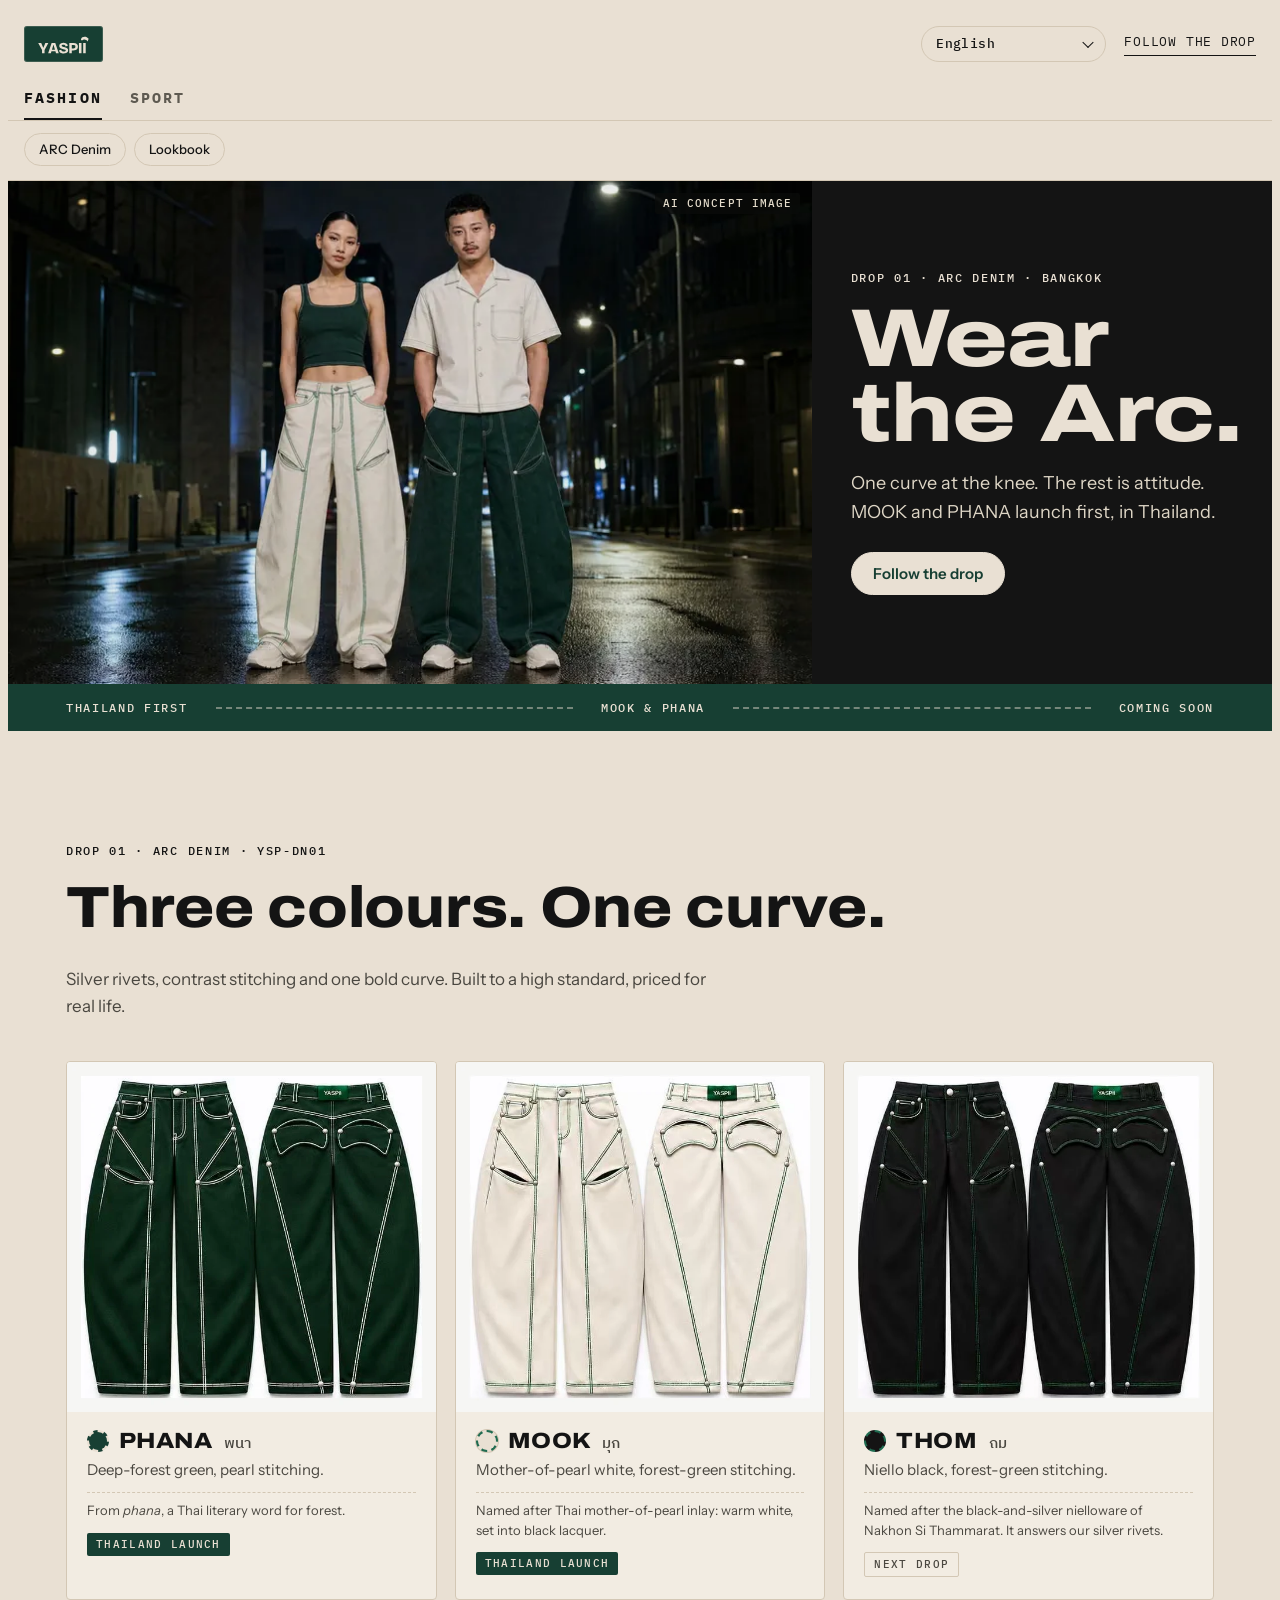
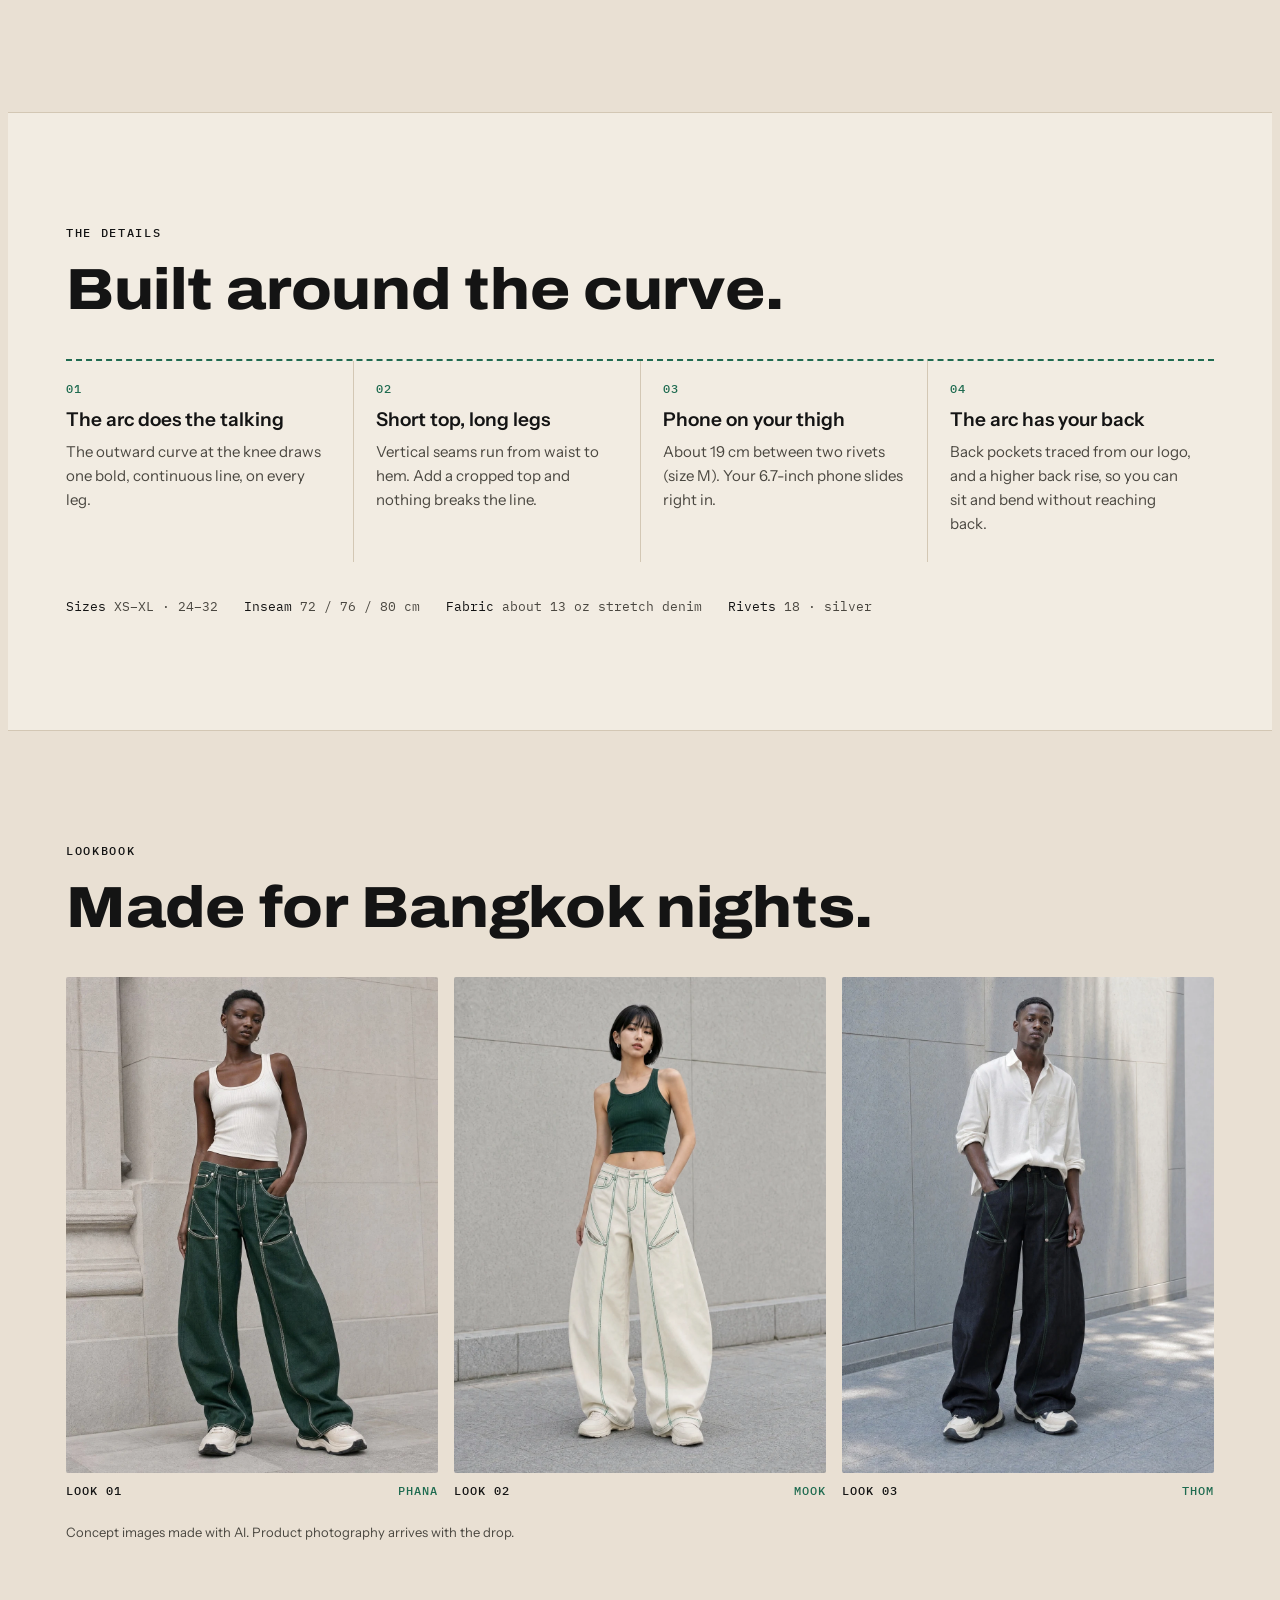
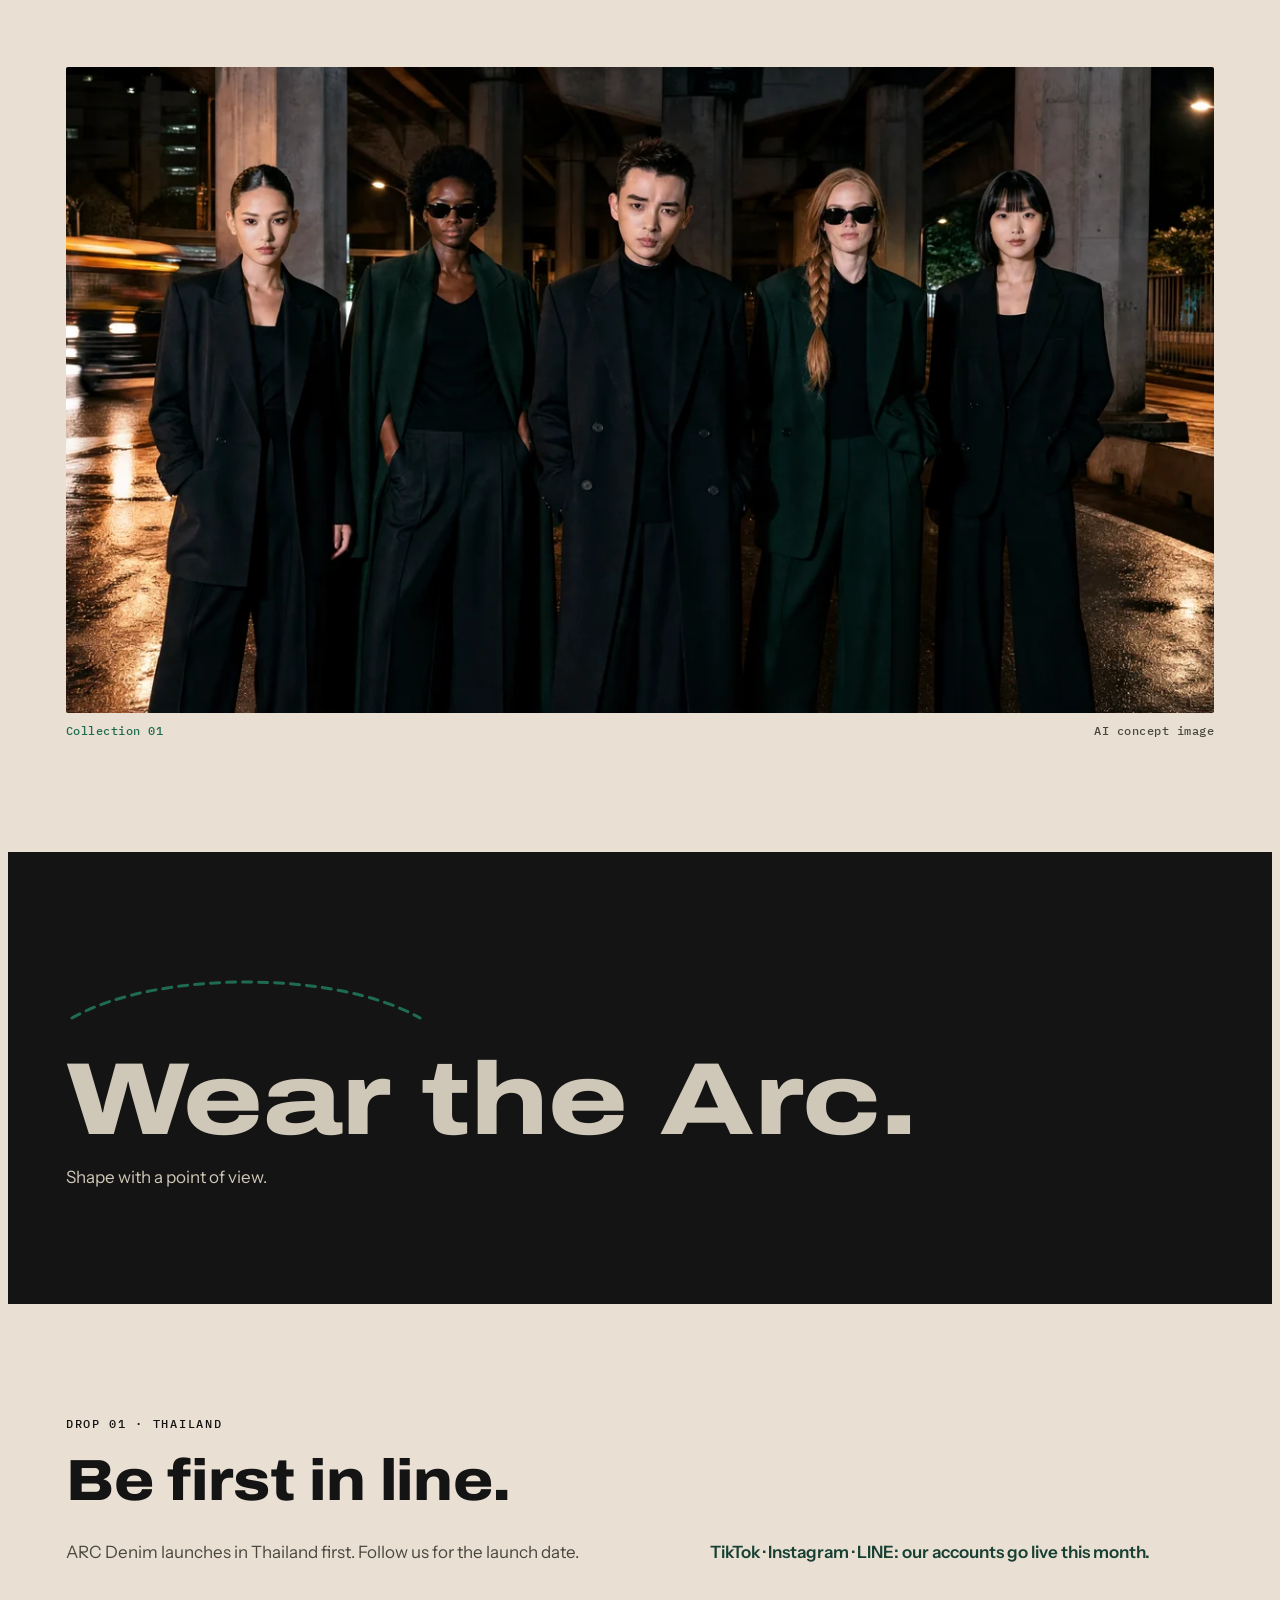
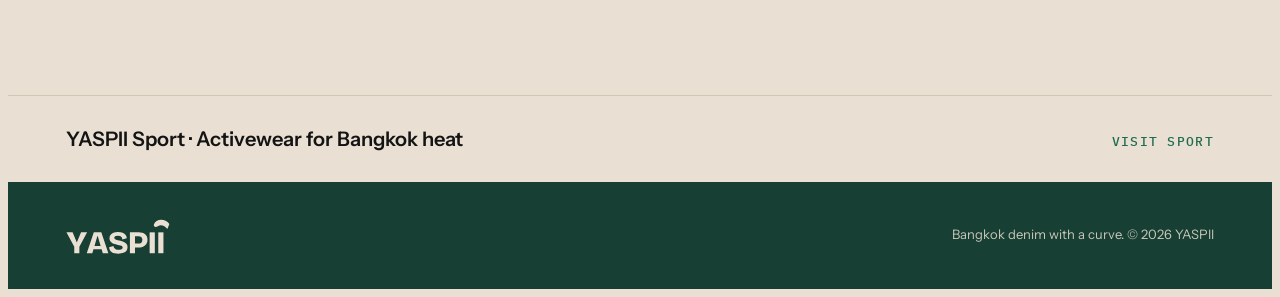
<file: index.html>
<!doctype html>
<html lang="en" data-title-key="dn._title" data-desc-key="dn._desc">
<head>
<meta charset="utf-8">
<meta name="viewport" content="width=device-width, initial-scale=1, viewport-fit=cover">
<title>YASPII · Wear the Arc</title>
<meta name="description" content="YASPII ARC Denim. One curve at the knee, the rest is attitude. Drop 01 in MOOK white and PHANA green launches in Thailand first.">
<link rel="icon" href="img/favicon-32.png?v=2" sizes="32x32">
<link rel="apple-touch-icon" href="img/favicon-180.png?v=2">
<link rel="preconnect" href="https://fonts.googleapis.com">
<link rel="preconnect" href="https://fonts.gstatic.com" crossorigin>
<link rel="stylesheet" href="https://fonts.googleapis.com/css2?family=Archivo:wdth,wght@112,500;125,800&family=Instrument+Sans:wght@400;500;600&family=IBM+Plex+Sans+Thai:wght@400;600&family=IBM+Plex+Mono:wght@400;500&family=Noto+Sans+SC:wght@400;600&display=swap">
<style>
/* Layout: one long editorial scroll; pearl paper, ink type, forest green as the stitch that runs through every section. Single brand look, no dark variant. */
:root{
  --pearl:#E9E0D3; --paper:#F2ECE2; --ink:#141414; --ink-2:#4A4740;
  --forest:#173F33; --stitch:#1F6B50; --line:#D3C7B4;
  --display:"Archivo","Arial Black",system-ui,sans-serif;
  --body:"Instrument Sans","IBM Plex Sans Thai","PingFang SC","Microsoft YaHei",system-ui,sans-serif;
  --mono:"IBM Plex Mono",ui-monospace,Menlo,monospace;
  --bg:#E9E0D3; --muted:#5E5A51; --accent:#1F6B50;
  color-scheme:light;
}
*{box-sizing:border-box}
html{scroll-behavior:smooth}
body{background:var(--pearl);color:var(--ink);font:400 16px/1.6 var(--body);-webkit-font-smoothing:antialiased}
:lang(th) body,html[lang="th"] body{font-family:"IBM Plex Sans Thai",var(--body)}
a{color:inherit}
.wrap{max-width:1180px;margin:0 auto;padding-left:max(16px,env(safe-area-inset-left,0px));padding-right:max(16px,env(safe-area-inset-right,0px))}
.eyebrow{font:500 12px/1.3 var(--mono);letter-spacing:.14em;text-transform:uppercase}
.stitch{height:0;border-top:2px dashed var(--stitch);opacity:.9}
.btn{display:inline-flex;align-items:center;gap:.5em;padding:.85em 1.4em;border-radius:999px;font:600 15px/1 var(--body);text-decoration:none;border:1.5px solid var(--forest);transition:background .2s,color .2s}
.btn-solid{background:var(--forest);color:var(--pearl)}
.btn-solid:hover{background:var(--ink);border-color:var(--ink)}
.btn-line{color:var(--forest)}
.btn-line:hover{background:var(--forest);color:var(--pearl)}
.btn:focus-visible,.lang button:focus-visible,nav a:focus-visible{outline:2px solid var(--stitch);outline-offset:3px}

/* hero */
.hero{position:relative;background:var(--ink);color:var(--pearl);overflow:hidden}
.hero img{display:block;width:100%;height:auto;aspect-ratio:16/9;object-fit:cover;opacity:.92}
.hero{display:grid;grid-template-columns:minmax(0,1.75fr) minmax(0,1fr)}
.hero-img{position:relative;min-width:0}
.hero img{aspect-ratio:16/10;object-position:44% 50%}
.hero-copy{display:flex;align-items:center;padding-block:clamp(28px,4vw,56px);min-width:0}
.hero-copy .wrap{margin:0;padding-left:clamp(20px,3vw,44px);padding-right:max(24px,env(safe-area-inset-right,0px))}
.ai-tag{position:absolute;right:max(12px,env(safe-area-inset-right,0px));top:12px;font:500 11px/1 var(--mono);letter-spacing:.1em;color:#E4DCCB;text-transform:uppercase;background:rgba(10,12,11,.72);padding:5px 8px;border-radius:2px}
@media (max-width:900px){.hero{grid-template-columns:1fr}.hero-copy .wrap{padding-left:max(16px,env(safe-area-inset-left,0px));padding-right:max(16px,env(safe-area-inset-right,0px))}}
.hero h1{font:800 clamp(44px,6.4vw,96px)/.92 var(--display);font-stretch:125%;letter-spacing:-.01em;margin:.18em 0 .22em;text-wrap:balance}
html[lang="th"] .hero h1,html[lang="zh"] .hero h1{font-family:"IBM Plex Sans Thai","PingFang SC","Microsoft YaHei",var(--display);font-weight:600;letter-spacing:0;line-height:1.05}
.hero p{max-width:34em;margin:0 0 1.4em;font-size:clamp(15px,1.6vw,18px);color:#DED6C6}
.hero .btn-solid{background:var(--pearl);color:var(--forest);border-color:var(--pearl)}
.hero .btn-solid:hover{background:var(--forest);color:var(--pearl);border-color:var(--forest)}
@media (max-width:700px){.hero img{aspect-ratio:4/5;object-position:46% 40%}}
@media (max-width:560px){.band .stitch{display:none}.band .wrap{justify-content:space-between}}

/* thailand band */
.band{background:var(--forest);color:var(--pearl)}
.band .wrap{display:flex;flex-wrap:wrap;gap:10px 28px;align-items:center;padding-block:16px}
.band .stitch{flex:1 1 60px;border-color:var(--pearl);opacity:.45;min-width:40px}

section{padding-block:clamp(56px,9vw,112px)}
h2{font:800 clamp(30px,4.6vw,58px)/1 var(--display);font-stretch:112%;margin:.35em 0 .5em;text-wrap:balance;letter-spacing:-.005em}
html[lang="th"] h2,html[lang="zh"] h2{font-family:"IBM Plex Sans Thai","PingFang SC","Microsoft YaHei",var(--display);font-weight:600;line-height:1.15}
.lede{max-width:38em;color:var(--ink-2);font-size:17px}

/* colourways */
.swatches{display:grid;grid-template-columns:repeat(3,minmax(0,1fr));gap:18px;margin-top:40px}
@media (max-width:760px){.swatches{grid-template-columns:1fr}}
.sw{background:var(--paper);border:1px solid var(--line);border-radius:4px;overflow:hidden;display:flex;flex-direction:column}
.pants{display:block;width:100%;height:auto;aspect-ratio:635/604;background:#F6F6F4}
.chip{width:22px;height:22px;border-radius:50%;flex:none;position:relative;border:2px dashed var(--st)}
.sw-body{padding:18px 20px 22px;display:grid;gap:6px}
.sw-head{display:flex;align-items:center;gap:10px}
.sw-name{font:800 22px/1 var(--display);font-stretch:112%;letter-spacing:.02em}
.sw-desc{color:var(--ink-2);font-size:15px}
.sw-name small{font:500 15px/1 "IBM Plex Sans Thai",sans-serif;color:var(--ink-2);margin-left:6px;letter-spacing:0}
.sw-story{font:400 13px/1.5 var(--body);color:var(--ink-2);border-top:1px dashed var(--line);padding-top:8px;margin-top:4px}
.tag{justify-self:start;margin-top:6px;font:500 11px/1 var(--mono);letter-spacing:.12em;text-transform:uppercase;padding:6px 9px;border-radius:2px;background:var(--forest);color:var(--pearl)}
.tag.next{background:transparent;color:var(--ink-2);border:1px solid var(--line)}

/* details */
.details{background:var(--paper);border-block:1px solid var(--line)}
.feat{display:grid;grid-template-columns:repeat(4,minmax(0,1fr));gap:0;margin-top:40px;border-top:2px dashed var(--stitch)}
@media (max-width:900px){.feat{grid-template-columns:repeat(2,minmax(0,1fr))}}
@media (max-width:520px){.feat{grid-template-columns:1fr}}
.f{padding:22px 22px 26px 0;min-width:0}
.f+.f{padding-left:22px;border-left:1px solid var(--line)}
@media (max-width:900px){.f:nth-child(3){padding-left:0;border-left:0}}
@media (max-width:520px){.f,.f+.f{padding-left:0;border-left:0;border-bottom:1px solid var(--line)}}
.f .num{font:500 12px/1 var(--mono);color:var(--stitch);letter-spacing:.1em}
.f h3{font:600 19px/1.25 var(--body);margin:.7em 0 .4em}
.f p{margin:0;color:var(--ink-2);font-size:15px}
.spec{margin-top:34px;font:400 13px/1.7 var(--mono);color:var(--ink-2);display:flex;flex-wrap:wrap;gap:6px 26px}
.spec b{color:var(--ink);font-weight:400}

/* lookbook */
.looks{display:grid;grid-template-columns:repeat(3,minmax(0,1fr));gap:16px;margin-top:40px}
@media (max-width:700px){.looks{grid-template-columns:1fr;max-width:460px}}
figure{margin:0;min-width:0}
.look img,.ph{display:block;width:100%;height:auto;aspect-ratio:3/4;object-fit:cover;border-radius:2px;background:var(--paper)}
.ph{border:2px dashed var(--line);display:grid;place-items:center;text-align:center;padding:16px;color:var(--ink-2);font:500 13px/1.5 var(--body)}
figcaption{display:flex;justify-content:space-between;gap:8px;font:500 12px/1.4 var(--mono);letter-spacing:.08em;padding-top:10px;text-transform:uppercase}
figcaption span:last-child{color:var(--stitch)}
.note{margin-top:22px;font-size:13px;color:var(--ink-2)}

/* group */
.group{padding-block:0 clamp(56px,9vw,112px)}
.group .ph{aspect-ratio:16/5}
.group figcaption span:first-child{color:var(--stitch)}
.group figcaption{text-transform:none;letter-spacing:.04em}

/* statement */
.statement{background:var(--ink);color:var(--pearl);text-align:left}
.statement .big{font:800 clamp(40px,8vw,112px)/.95 var(--display);font-stretch:125%;margin:0}
.statement .arc{display:block;width:min(360px,60vw);height:auto;margin-bottom:28px;color:var(--stitch)}
.statement p{color:#CFC7B7;max-width:30em;font-size:17px;margin:.9em 0 0}

/* join */
.join .wrap{display:grid;grid-template-columns:minmax(0,1.2fr) minmax(0,1fr);gap:40px;align-items:end}
@media (max-width:820px){.join .wrap{grid-template-columns:1fr}}
.join .actions{display:flex;flex-wrap:wrap;gap:12px}
.pv{outline:1px dashed var(--stitch);outline-offset:4px}
.preview-flag{font:500 11px/1.4 var(--mono);color:var(--ink-2);margin-top:12px;letter-spacing:.04em}

/* sport */
.sport-card{border-top:1px solid var(--line)}
.sport-card a{display:flex;flex-wrap:wrap;gap:8px 24px;align-items:baseline;justify-content:space-between;padding-block:30px;text-decoration:none}
.sport-card .t{font:600 20px/1.3 var(--body)}
.sport-card .go{font:500 13px/1 var(--mono);letter-spacing:.1em;color:var(--stitch)}
.sport-card a:hover .t{color:var(--stitch)}

footer{background:var(--forest);color:var(--pearl)}
footer .wrap{display:flex;flex-wrap:wrap;gap:16px 32px;align-items:center;justify-content:space-between;padding-block:34px}
footer .logo{color:var(--pearl);width:104px}
footer small{font:400 13px/1.5 var(--body);opacity:.85}
@media (prefers-reduced-motion:reduce){html{scroll-behavior:auto}*{transition:none!important}}

header.yh a.logo{color:#E9E0D3;background:var(--forest);padding:9px 14px 8px;border-radius:3px;box-shadow:inset 0 0 0 1px rgba(233,224,211,.18)}
header.yh a.logo svg{height:19px}
.btn:focus-visible,.yh a:focus-visible{outline:2px solid var(--stitch);outline-offset:3px}
footer .logo{color:var(--pearl);width:104px;display:block}footer .logo svg{width:100%;height:auto;display:block}
.group figcaption span:last-child{color:var(--ink-2)}
</style>
<link rel="stylesheet" href="nav.css?v=20261114">
</head>
<body>
<header class="yh">
  <div class="wrap yh-top">
    <a class="logo" href="index.html" aria-label="Yaspii home"><svg aria-hidden="true" focusable="false" xmlns="http://www.w3.org/2000/svg" viewBox="-10 -1177 3289 1227"><g fill="currentColor"><g transform="scale(1 -1)"><path transform="translate(0.0 0)" d="M251 0V203L4 660H198L329 347H335L466 660H658L413 205V0Z"/><path transform="translate(632.0 0)" d="M14 0 238 660H474L698 0H522L485 124H227L190 0ZM453 232 364 534H348L259 232Z"/><path transform="translate(1314.0 0)" d="M331 -14Q267 -14 215.0 -2.0Q163 10 125.0 34.5Q87 59 65.0 97.0Q43 135 39 185L180 232Q183 190 204.0 162.0Q225 134 260.5 120.5Q296 107 340 107Q382 107 410.5 117.5Q439 128 453.5 144.5Q468 161 468 180Q468 202 449.0 216.5Q430 231 397.0 241.5Q364 252 320 262Q270 274 222.0 288.0Q174 302 135.0 324.5Q96 347 73.5 382.5Q51 418 51 472Q51 533 82.0 578.0Q113 623 173.0 648.5Q233 674 321 674Q408 674 469.0 649.0Q530 624 563.0 579.5Q596 535 599 476L455 435Q455 464 445.5 486.0Q436 508 419.0 522.5Q402 537 377.0 544.5Q352 552 320 552Q282 552 255.5 543.0Q229 534 216.0 519.5Q203 505 203 486Q203 462 223.5 446.5Q244 431 279.5 420.5Q315 410 358 400Q401 391 447.0 377.5Q493 364 533.0 342.0Q573 320 597.5 282.5Q622 245 622 188Q622 127 589.5 81.5Q557 36 492.0 11.0Q427 -14 331 -14Z"/><path transform="translate(1942.0 0)" d="M69 0V660H345Q409 660 460.5 645.0Q512 630 549.0 600.5Q586 571 605.5 525.5Q625 480 625 419Q625 341 589.5 288.0Q554 235 484.5 208.0Q415 181 311 181H230V0ZM230 537V305H334Q399 305 431.0 332.0Q463 359 463 423Q463 479 433.5 508.0Q404 537 340 537Z"/><path transform="translate(2566.0 0)" d="M69 0V660H233V0Z"/><path transform="translate(2839.0 0)" d="M69 0V660H233V0Z"/></g><g transform="translate(3014.6 -764.0) scale(9.0786) translate(-89 -68)"><path d="M116 50 C100 28 68 32 62 52 C60 61 69 63 76 58 C86 51 100 56 109 68 Z"/></g></g></svg></a>
    <div class="yh-r">
      <label class="yh-lang"><span class="sr" data-i18n="nav.lang">Language</span><select data-lang-select><option value="en" lang="en" selected>English</option><option value="th" lang="th">ไทย</option><option value="zh" lang="zh-CN">中文</option><option value="vi" lang="vi">Tiếng Việt</option><option value="id" lang="id">Bahasa Indonesia</option><option value="ms" lang="ms">Bahasa Melayu</option><option value="fil" lang="fil">Filipino</option><option value="km" lang="km">ខ្មែរ</option><option value="lo" lang="lo">ລາວ</option><option value="my" lang="my">မြန်မာ</option></select></label>
      <a class="yh-join" href="#join" data-i18n="dn.cta_top">Follow the drop</a>
    </div>
  </div>
  <nav class="wrap yh-lines" aria-label="Collections" data-i18n-aria="nav.lines"><a href="index.html" aria-current="page" data-i18n="nav.fashion">FASHION</a><a href="sport.html" data-i18n="nav.sport">SPORT</a></nav>
  <nav class="wrap yh-cats" aria-label="Shop by category" data-i18n-aria="nav.shop"><a href="#drop" data-i18n="dn.cat_denim">ARC Denim</a><a href="#looks" data-i18n="dn.nav_look">Lookbook</a></nav>
</header>
<main id="top">
  <div class="hero">
    <div class="hero-img"><img alt="Two models in YASPII ARC Denim on a wet Bangkok street at night: pearl jeans with a forest-green tank, forest-green jeans with a pearl shirt" src="img/dn-hero-1600.webp" srcset="img/dn-hero-900.webp 900w, img/dn-hero-1600.webp 1600w" sizes="(max-width:900px) 100vw, 64vw" width="1600" height="900" fetchpriority="high">
    <span class="ai-tag" data-i18n="dn.ai_tag">AI concept image</span></div>
    <div class="hero-copy">
      <div class="wrap">
        <div class="eyebrow" data-i18n="dn.hero_eyebrow">Drop 01 · ARC Denim · Bangkok</div>
        <h1 data-i18n="dn.hero_h1">Wear the Arc.</h1>
        <p data-i18n="dn.hero_p">One curve at the knee. The rest is attitude. MOOK and PHANA launch first, in Thailand.</p>
        <a class="btn btn-solid" href="#join" data-i18n="dn.cta_top">Follow the drop</a>
      </div>
    </div>
  </div>

  <div class="band">
    <div class="wrap">
      <span class="eyebrow" data-i18n="dn.band_a">Thailand first</span>
      <span class="stitch" aria-hidden="true"></span>
      <span class="eyebrow">MOOK &amp; PHANA</span>
      <span class="stitch" aria-hidden="true"></span>
      <span class="eyebrow" data-i18n="dn.band_b">Coming soon</span>
    </div>
  </div>

  <section id="drop">
    <div class="wrap">
      <div class="eyebrow" data-i18n="dn.drop_eyebrow">Drop 01 · ARC Denim · YSP-DN01</div>
      <h2 data-i18n="dn.drop_h2">Three colours. One curve.</h2>
      <p class="lede" data-i18n="dn.drop_p">Silver rivets, contrast stitching and one bold curve. Built to a high standard, priced for real life.</p>
      <div class="swatches">
        <article class="sw">
          <img class="pants" src="img/dn-pants-green.webp" alt="PHANA green ARC Denim, front and back" width="635" height="604" loading="lazy">
          <div class="sw-body"><div class="sw-head"><span class="chip" style="background:#173F33;--st:#E9E0D3;"></span><div class="sw-name">PHANA <small>พนา</small></div></div><div class="sw-desc" data-i18n="dn.sw_green">Deep-forest green, pearl stitching.</div><div class="sw-story" data-i18n-html="dn.story_phana">From <i>phana</i>, a Thai literary word for forest.</div><span class="tag" data-i18n="dn.tag_th">Thailand launch</span></div>
        </article>
        <article class="sw">
          <img class="pants" src="img/dn-pants-pearl.webp" alt="MOOK white ARC Denim, front and back" width="635" height="604" loading="lazy">
          <div class="sw-body"><div class="sw-head"><span class="chip" style="background:#E9E0D3;--st:#1F6B50;box-shadow:0 0 0 1px #D3C7B4"></span><div class="sw-name">MOOK <small>มุก</small></div></div><div class="sw-desc" data-i18n="dn.sw_pearl">Mother-of-pearl white, forest-green stitching.</div><div class="sw-story" data-i18n="dn.story_muk">Named after Thai mother-of-pearl inlay: warm white, set into black lacquer.</div><span class="tag" data-i18n="dn.tag_th">Thailand launch</span></div>
        </article>
        <article class="sw">
          <img class="pants" src="img/dn-pants-black.webp" alt="THOM black ARC Denim, front and back" width="635" height="604" loading="lazy">
          <div class="sw-body"><div class="sw-head"><span class="chip" style="background:#141414;--st:#1F6B50;"></span><div class="sw-name">THOM <small>ถม</small></div></div><div class="sw-desc" data-i18n="dn.sw_black">Niello black, forest-green stitching.</div><div class="sw-story" data-i18n="dn.story_thom">Named after the black-and-silver nielloware of Nakhon Si Thammarat. It answers our silver rivets.</div><span class="tag next" data-i18n="dn.tag_next">Next drop</span></div>
        </article>
      </div>
    </div>
  </section>

  <section class="details">
    <div class="wrap">
      <div class="eyebrow" data-i18n="dn.det_eyebrow">The details</div>
      <h2 data-i18n="dn.det_h2">Built around the curve.</h2>
      <div class="feat">
        <div class="f"><div class="num">01</div><h3 data-i18n="dn.f1_h">The arc does the talking</h3><p data-i18n="dn.f1_p">The outward curve at the knee draws one bold, continuous line, on every leg.</p></div>
        <div class="f"><div class="num">02</div><h3 data-i18n="dn.f2_h">Short top, long legs</h3><p data-i18n="dn.f2_p">Vertical seams run from waist to hem. Add a cropped top and nothing breaks the line.</p></div>
        <div class="f"><div class="num">03</div><h3 data-i18n="dn.f3_h">Phone on your thigh</h3><p data-i18n="dn.f3_p">About 19 cm between two rivets (size M). Your 6.7-inch phone slides right in.</p></div>
        <div class="f"><div class="num">04</div><h3 data-i18n="dn.f4_h">The arc has your back</h3><p data-i18n="dn.f4_p">Back pockets traced from our logo, and a higher back rise, so you can sit and bend without reaching back.</p></div>
      </div>
      <div class="spec"><span><b data-i18n="dn.sp_size">Sizes</b> XS–XL · 24–32</span><span><b data-i18n="dn.sp_len">Inseam</b> 72 / 76 / 80 cm</span><span><b data-i18n="dn.sp_fab">Fabric</b> <i data-i18n="dn.sp_fab_v" style="font-style:normal">about 13 oz stretch denim</i></span><span><b data-i18n="dn.sp_riv">Rivets</b> <i data-i18n="dn.sp_riv_v" style="font-style:normal">18 · silver</i></span></div>
    </div>
  </section>

  <section id="looks">
    <div class="wrap">
      <div class="eyebrow" data-i18n="dn.lk_eyebrow">Lookbook</div>
      <h2 data-i18n="dn.lk_h2">Made for Bangkok nights.</h2>
      <div class="looks">
        <figure class="look"><img src="img/dn-model-green-1080.webp" alt="Model in PHANA green ARC Denim with a pearl tank and white sneakers" width="1080" height="1442" loading="lazy"><figcaption><span>Look 01</span><span>PHANA</span></figcaption></figure>
        <figure class="look"><img src="img/dn-model-pearl-1080.webp" alt="Model in MOOK white ARC Denim with a forest-green cropped tank and pearl sneakers" width="1080" height="1442" loading="lazy"><figcaption><span>Look 02</span><span>MOOK</span></figcaption></figure>
        <figure class="look"><img src="img/dn-model-black-1080.webp" alt="Model in THOM black ARC Denim with a white shirt and white sneakers" width="1080" height="1442" loading="lazy"><figcaption><span>Look 03</span><span>THOM</span></figcaption></figure>
      </div>
      <p class="note" data-i18n="dn.lk_note">Concept images made with AI. Product photography arrives with the drop.</p>
    </div>
  </section>

  <section class="group">
    <div class="wrap">
      <figure><img src="img/dn-group-2400.webp" srcset="img/dn-group-1200.webp 1200w, img/dn-group-2400.webp 2400w" sizes="(max-width:1200px) 100vw, 1180px" alt="Five YASPII models in black and forest-green tailoring under a Bangkok skytrain at night" width="2400" height="1350" loading="lazy" style="display:block;width:100%;height:auto;border-radius:2px"><figcaption><span data-i18n="dn.grp_cap">Collection 01</span><span data-i18n="dn.ai_tag">AI concept image</span></figcaption></figure>
    </div>
  </section>

  <section class="statement">
    <div class="wrap">
      <svg class="arc" viewBox="0 0 360 60" aria-hidden="true"><path d="M6 54 C 90 6, 270 6, 354 54" fill="none" stroke="currentColor" stroke-width="3" stroke-dasharray="9 7" stroke-linecap="round"/></svg>
      <p class="big" data-i18n="dn.st_big">Wear the Arc.</p>
      <p data-i18n="dn.st_p">Shape with a point of view.</p>
    </div>
  </section>

  <section class="join" id="join">
    <div class="wrap">
      <div>
        <div class="eyebrow" data-i18n="dn.j_eyebrow">Drop 01 · Thailand</div>
        <h2 data-i18n="dn.j_h2">Be first in line.</h2>
        <p class="lede" data-i18n="dn.j_p">ARC Denim launches in Thailand first. Follow us for the launch date.</p>
      </div>
      <div>
        <p class="lede" data-i18n="dn.j_soon" style="font-weight:600;color:var(--forest)">TikTok · Instagram · LINE: our accounts go live this month.</p>
      </div>
    </div>
  </section>

  <div class="sport-card" id="sport">
    <div class="wrap">
      <a href="sport.html"><span class="t" data-i18n="dn.sp_card">YASPII Sport · Activewear for Bangkok heat</span><span class="go" data-i18n="dn.sp_go">VISIT SPORT</span></a>
    </div>
  </div>
</main>
<footer>
  <div class="wrap">
    <span class="logo" aria-hidden="true"><svg aria-hidden="true" focusable="false" xmlns="http://www.w3.org/2000/svg" viewBox="-10 -1177 3289 1227"><g fill="currentColor"><g transform="scale(1 -1)"><path transform="translate(0.0 0)" d="M251 0V203L4 660H198L329 347H335L466 660H658L413 205V0Z"/><path transform="translate(632.0 0)" d="M14 0 238 660H474L698 0H522L485 124H227L190 0ZM453 232 364 534H348L259 232Z"/><path transform="translate(1314.0 0)" d="M331 -14Q267 -14 215.0 -2.0Q163 10 125.0 34.5Q87 59 65.0 97.0Q43 135 39 185L180 232Q183 190 204.0 162.0Q225 134 260.5 120.5Q296 107 340 107Q382 107 410.5 117.5Q439 128 453.5 144.5Q468 161 468 180Q468 202 449.0 216.5Q430 231 397.0 241.5Q364 252 320 262Q270 274 222.0 288.0Q174 302 135.0 324.5Q96 347 73.5 382.5Q51 418 51 472Q51 533 82.0 578.0Q113 623 173.0 648.5Q233 674 321 674Q408 674 469.0 649.0Q530 624 563.0 579.5Q596 535 599 476L455 435Q455 464 445.5 486.0Q436 508 419.0 522.5Q402 537 377.0 544.5Q352 552 320 552Q282 552 255.5 543.0Q229 534 216.0 519.5Q203 505 203 486Q203 462 223.5 446.5Q244 431 279.5 420.5Q315 410 358 400Q401 391 447.0 377.5Q493 364 533.0 342.0Q573 320 597.5 282.5Q622 245 622 188Q622 127 589.5 81.5Q557 36 492.0 11.0Q427 -14 331 -14Z"/><path transform="translate(1942.0 0)" d="M69 0V660H345Q409 660 460.5 645.0Q512 630 549.0 600.5Q586 571 605.5 525.5Q625 480 625 419Q625 341 589.5 288.0Q554 235 484.5 208.0Q415 181 311 181H230V0ZM230 537V305H334Q399 305 431.0 332.0Q463 359 463 423Q463 479 433.5 508.0Q404 537 340 537Z"/><path transform="translate(2566.0 0)" d="M69 0V660H233V0Z"/><path transform="translate(2839.0 0)" d="M69 0V660H233V0Z"/></g><g transform="translate(3014.6 -764.0) scale(9.0786) translate(-89 -68)"><path d="M116 50 C100 28 68 32 62 52 C60 61 69 63 76 58 C86 51 100 56 109 68 Z"/></g></g></svg></span>
    <small data-i18n="dn.ft">Bangkok denim with a curve. © 2026 YASPII</small>
  </div>
</footer>
<script>window.YI=window.YI||{};YI.en=Object.assign(YI.en||{},{"dn._title": "YASPII \u00b7 Wear the Arc", "dn._desc": "YASPII ARC Denim. One curve at the knee, the rest is attitude. Drop 01 in MOOK white and PHANA green launches in Thailand first."});</script>
<script src="i18n.js?v=20261114d"></script>
</body>
</html>
</file>
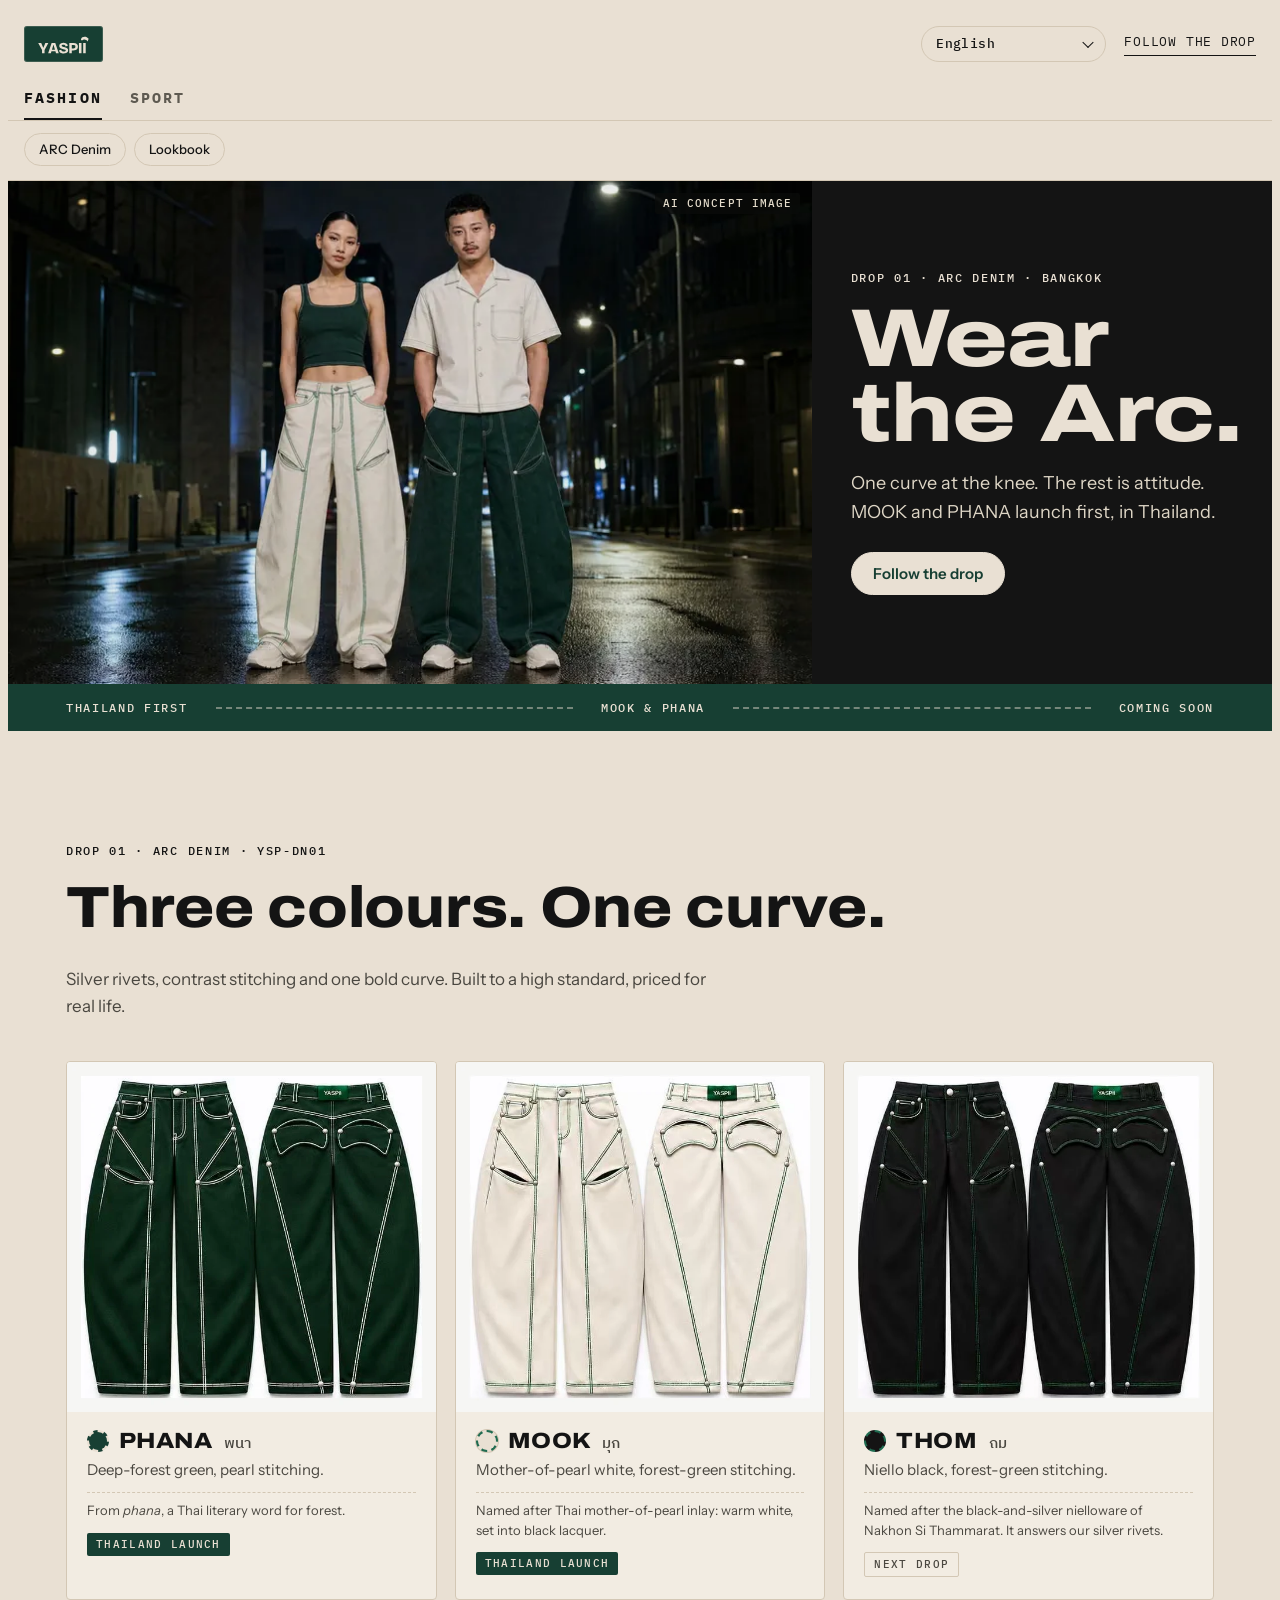
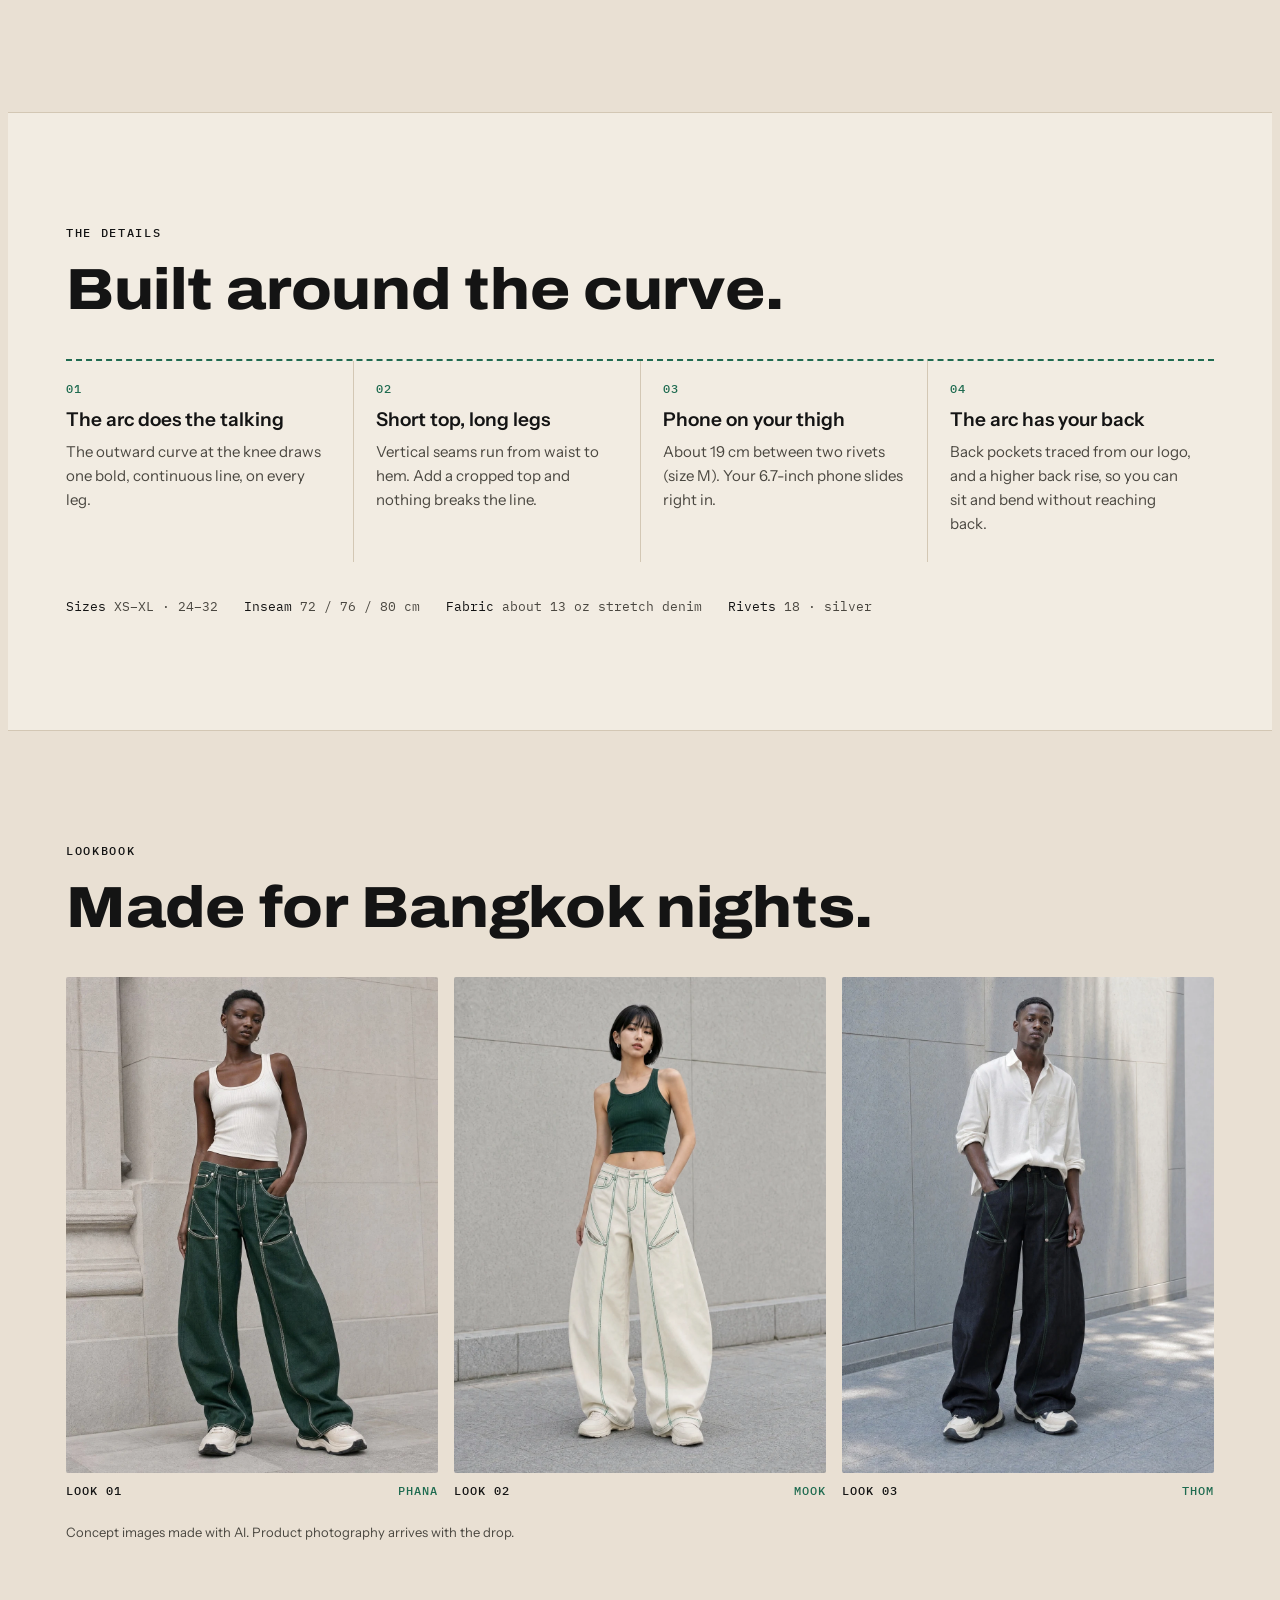
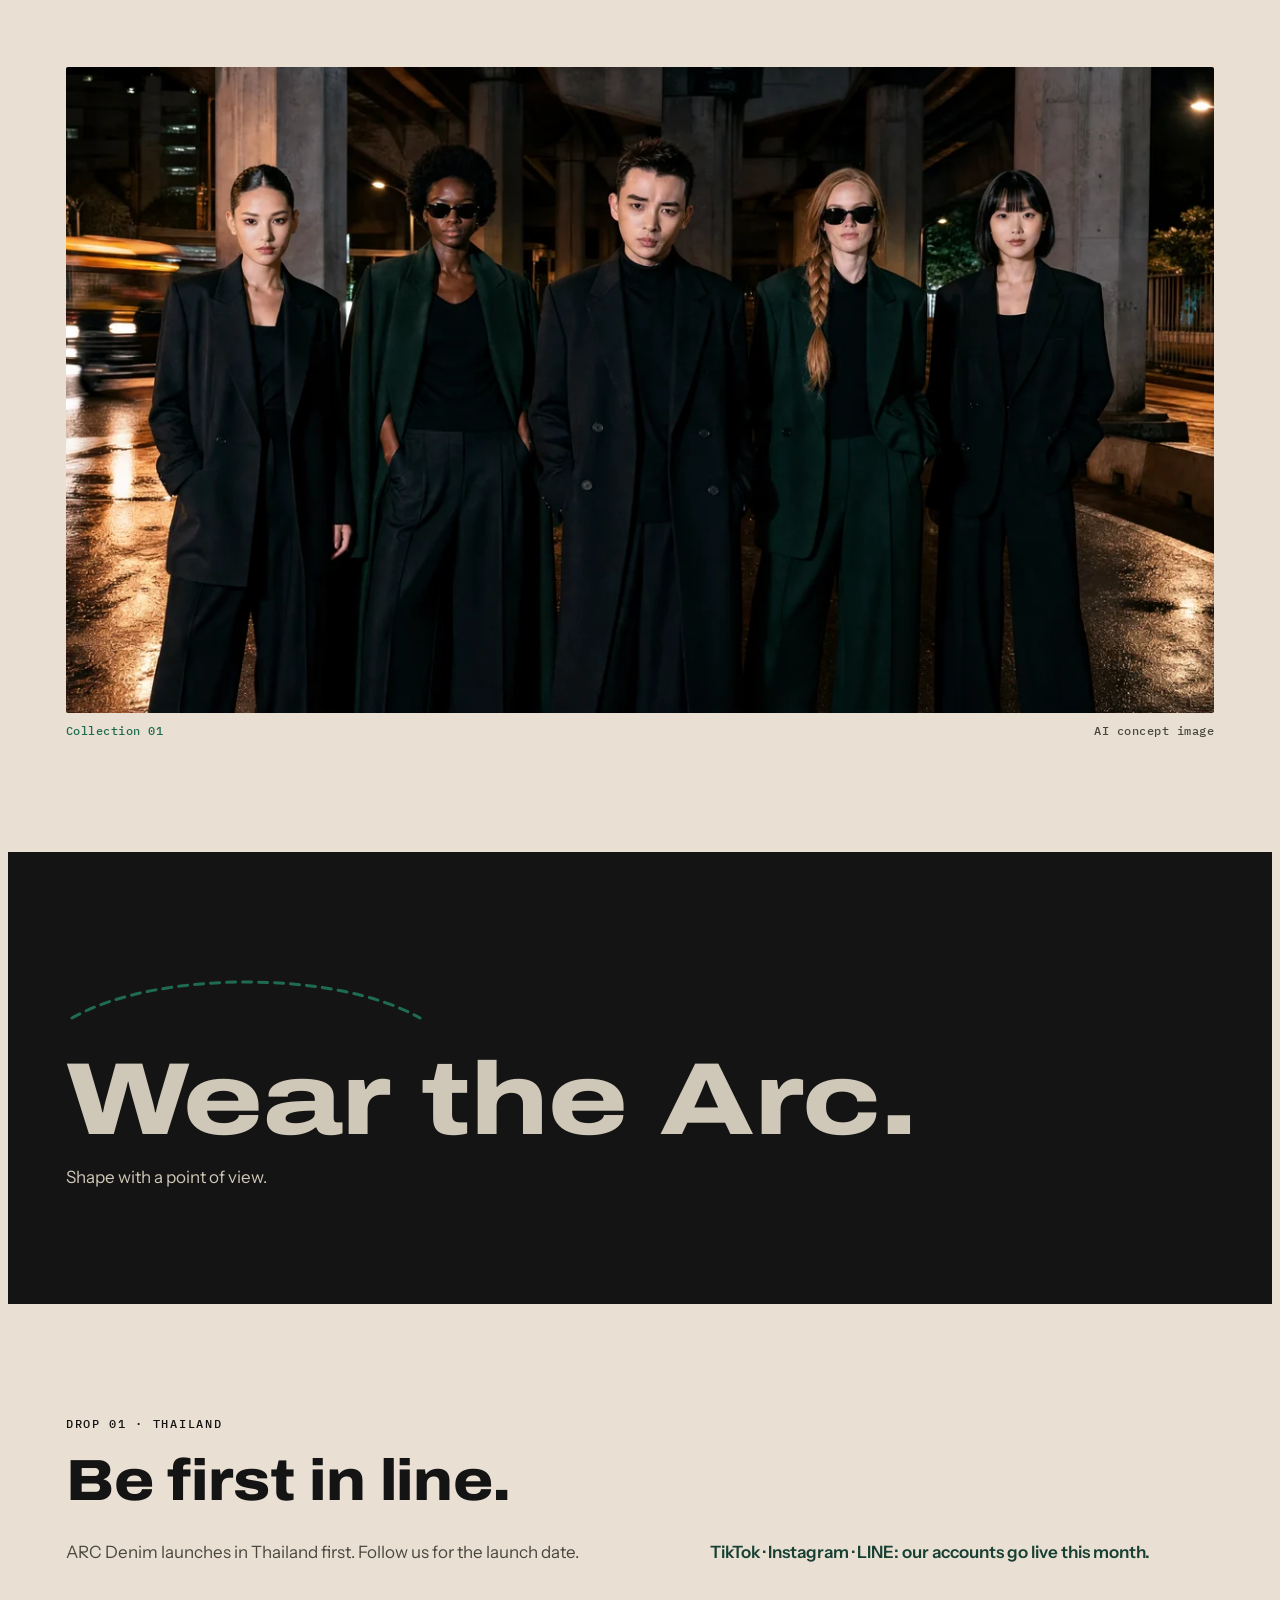
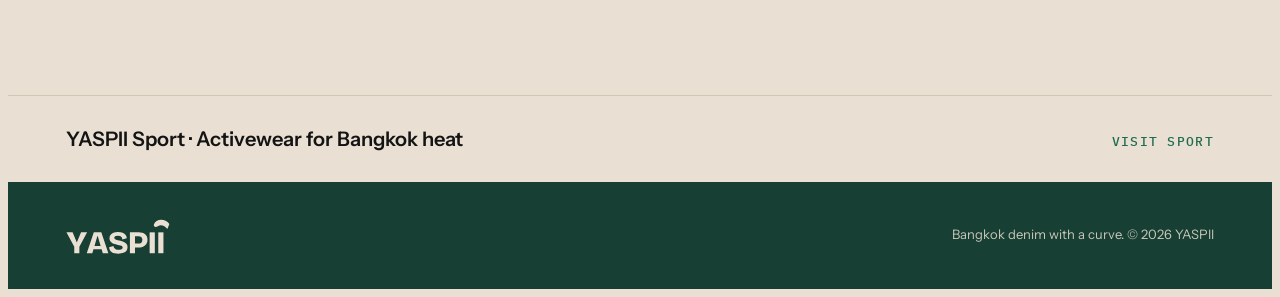
<file: business.html>
<!doctype html>
<html lang="en"><head><meta charset="utf-8">
<title>YASPII · Wear the Arc</title>
<meta name="robots" content="noindex">
<link rel="canonical" href="https://yaspii.com/">
<meta http-equiv="refresh" content="0; url=index.html">
<link rel="icon" href="img/favicon-32.png?v=2" sizes="32x32">
</head><body><p><a href="index.html">YASPII</a></p>
<script>location.replace('index.html')</script></body></html>
</file>
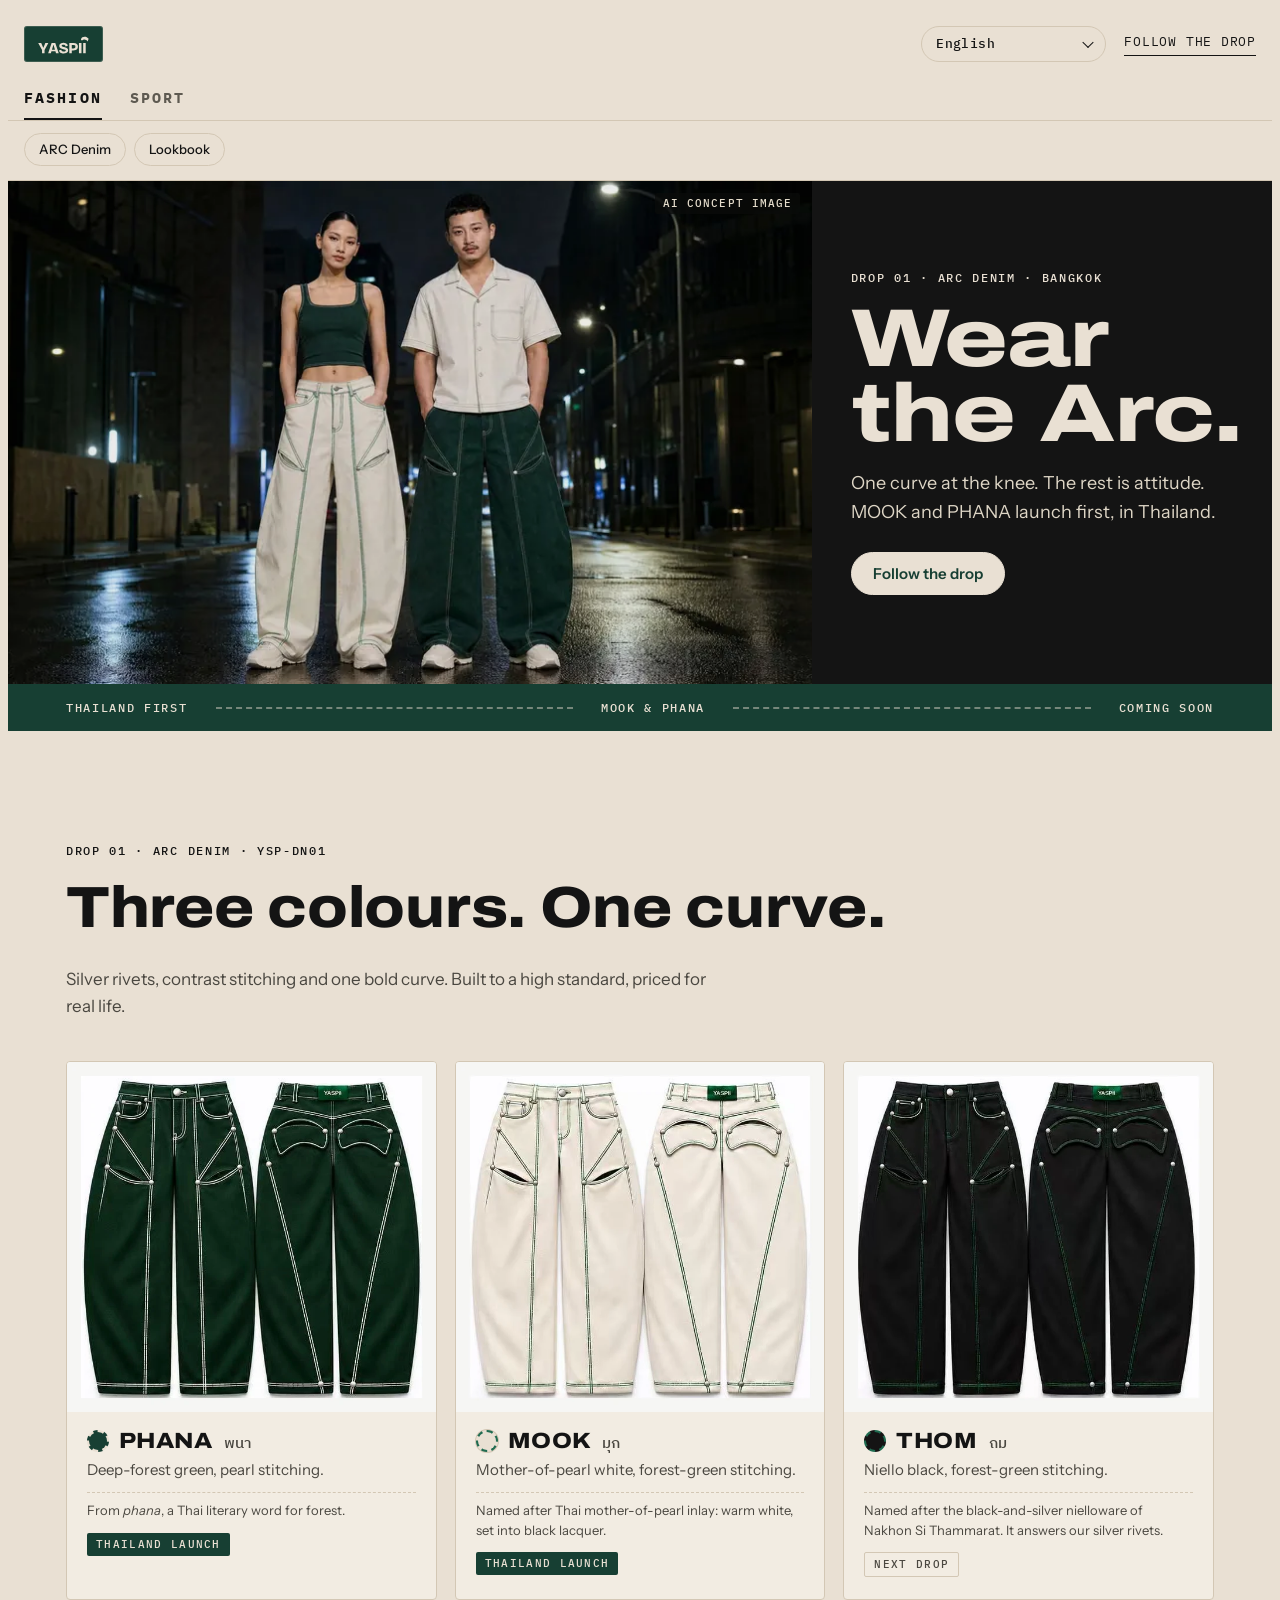
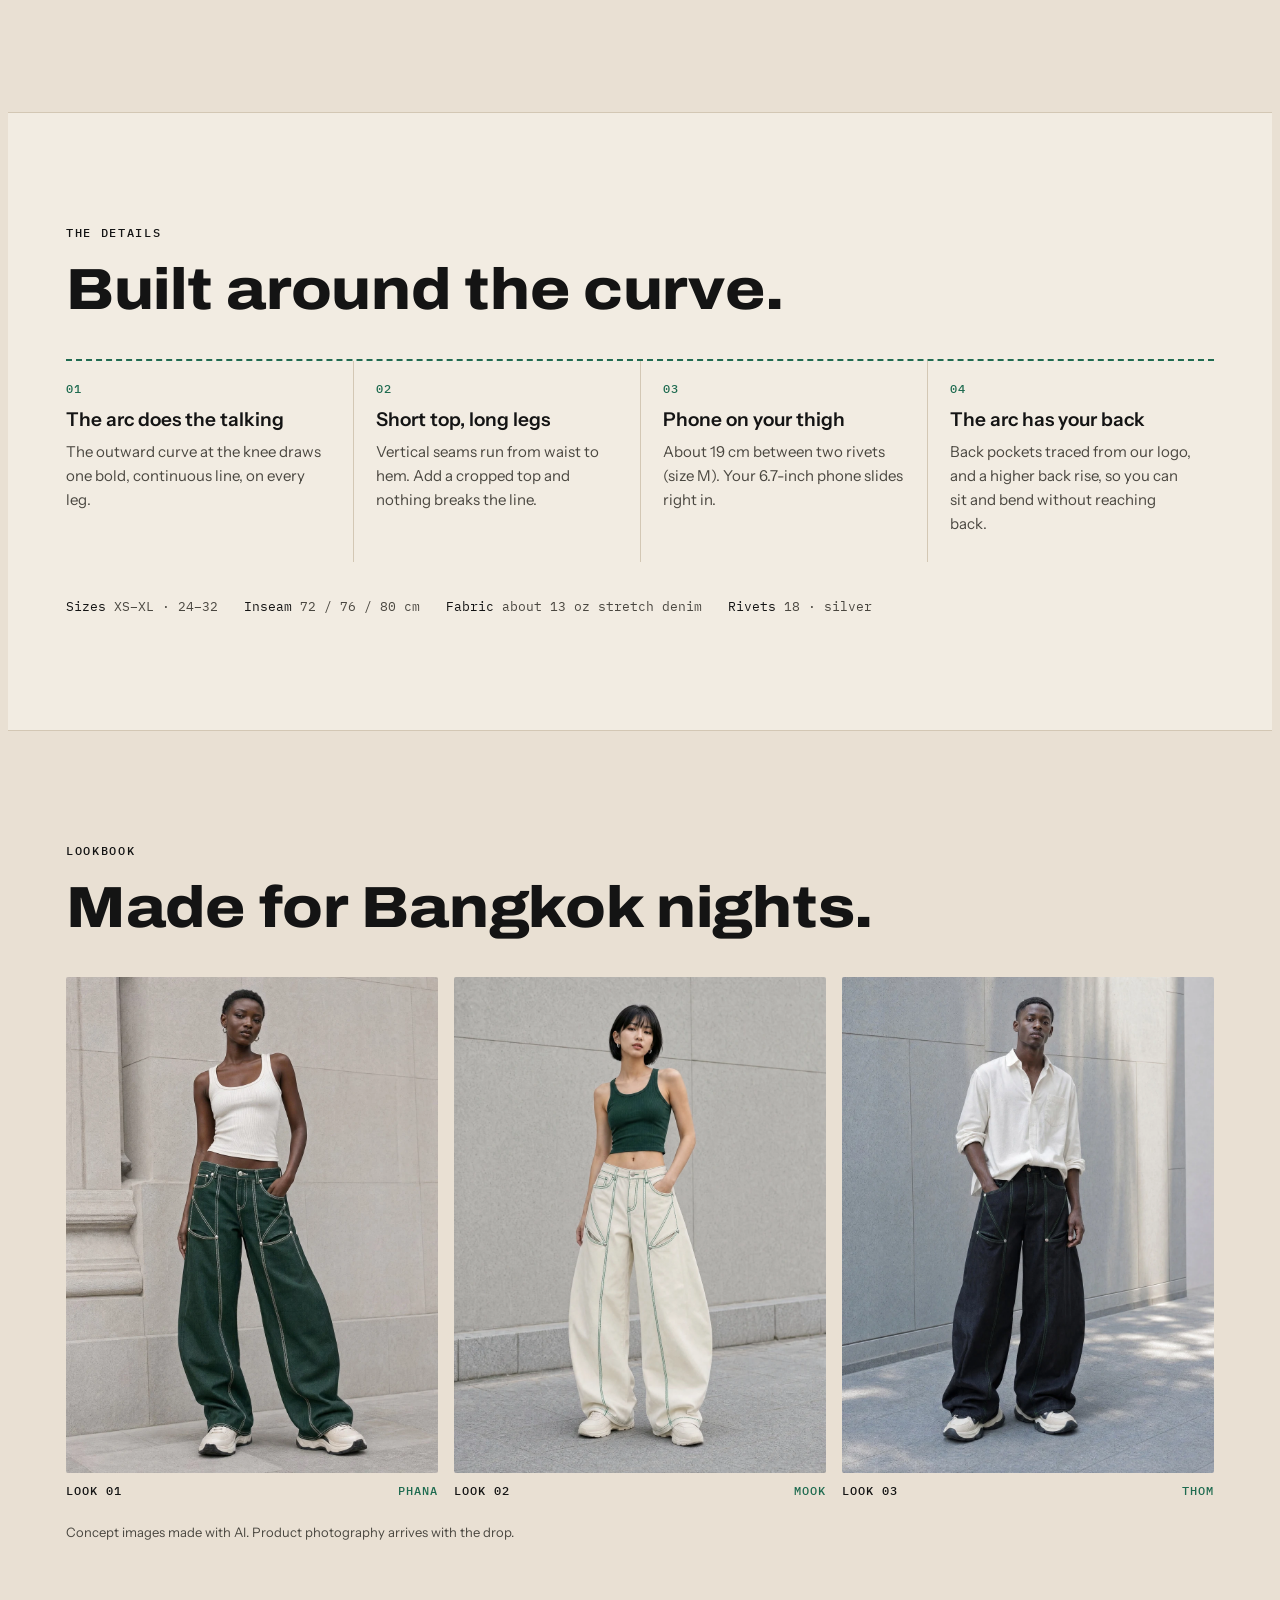
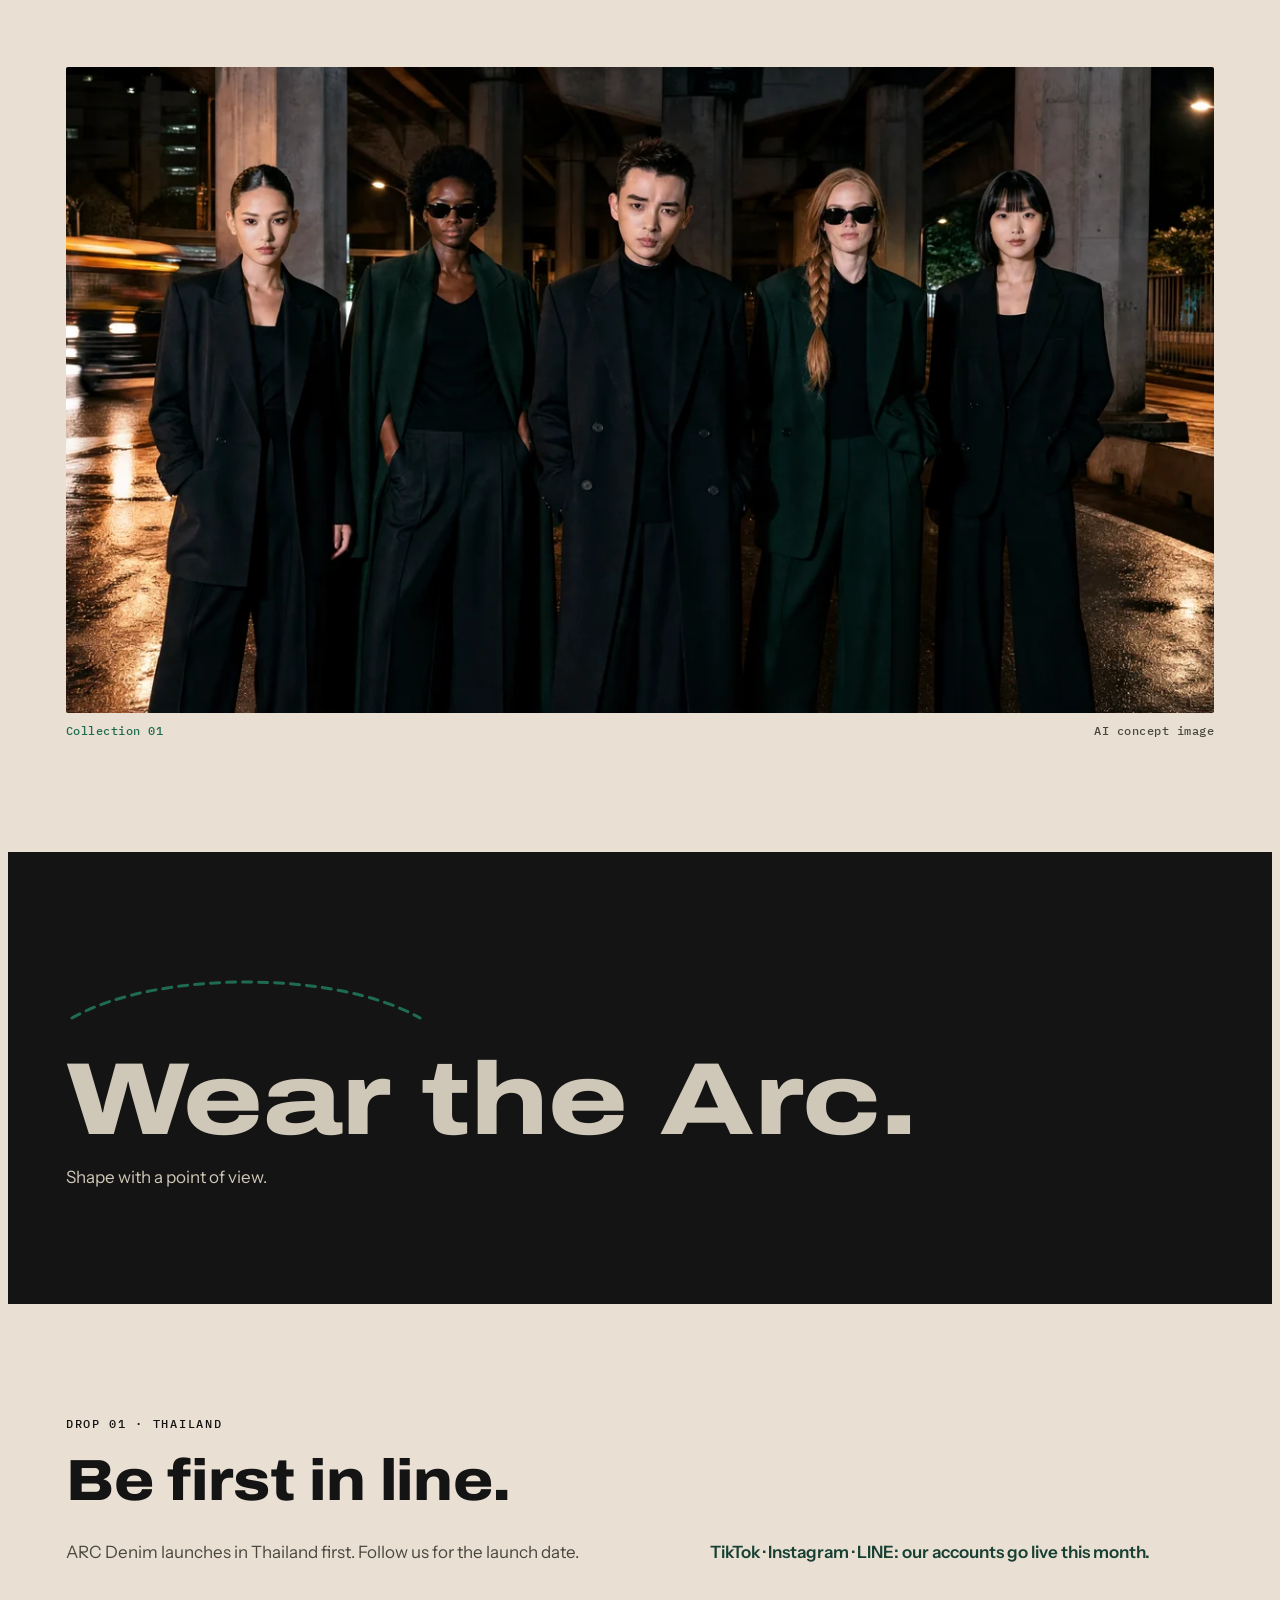
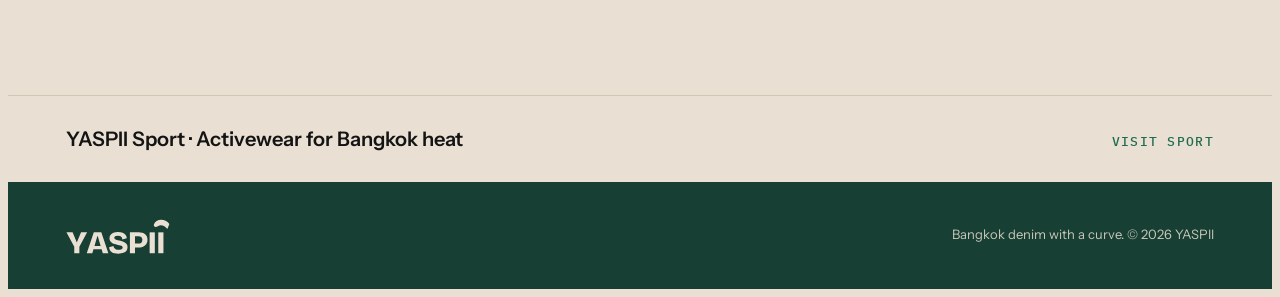
<file: fashion.html>
<!doctype html>
<html lang="en"><head><meta charset="utf-8"><title>YASPII · Wear the Arc</title>
<meta http-equiv="refresh" content="0; url=index.html"><link rel="canonical" href="https://yaspii.com/">
<meta name="viewport" content="width=device-width, initial-scale=1"></head>
<body style="background:#ECE5D8;color:#141414;font-family:system-ui,sans-serif;padding:24px"><p>YASPII Fashion has moved to the <a href="index.html">home page</a>.</p><script>location.replace("index.html"+location.hash)</script></body></html>
</file>
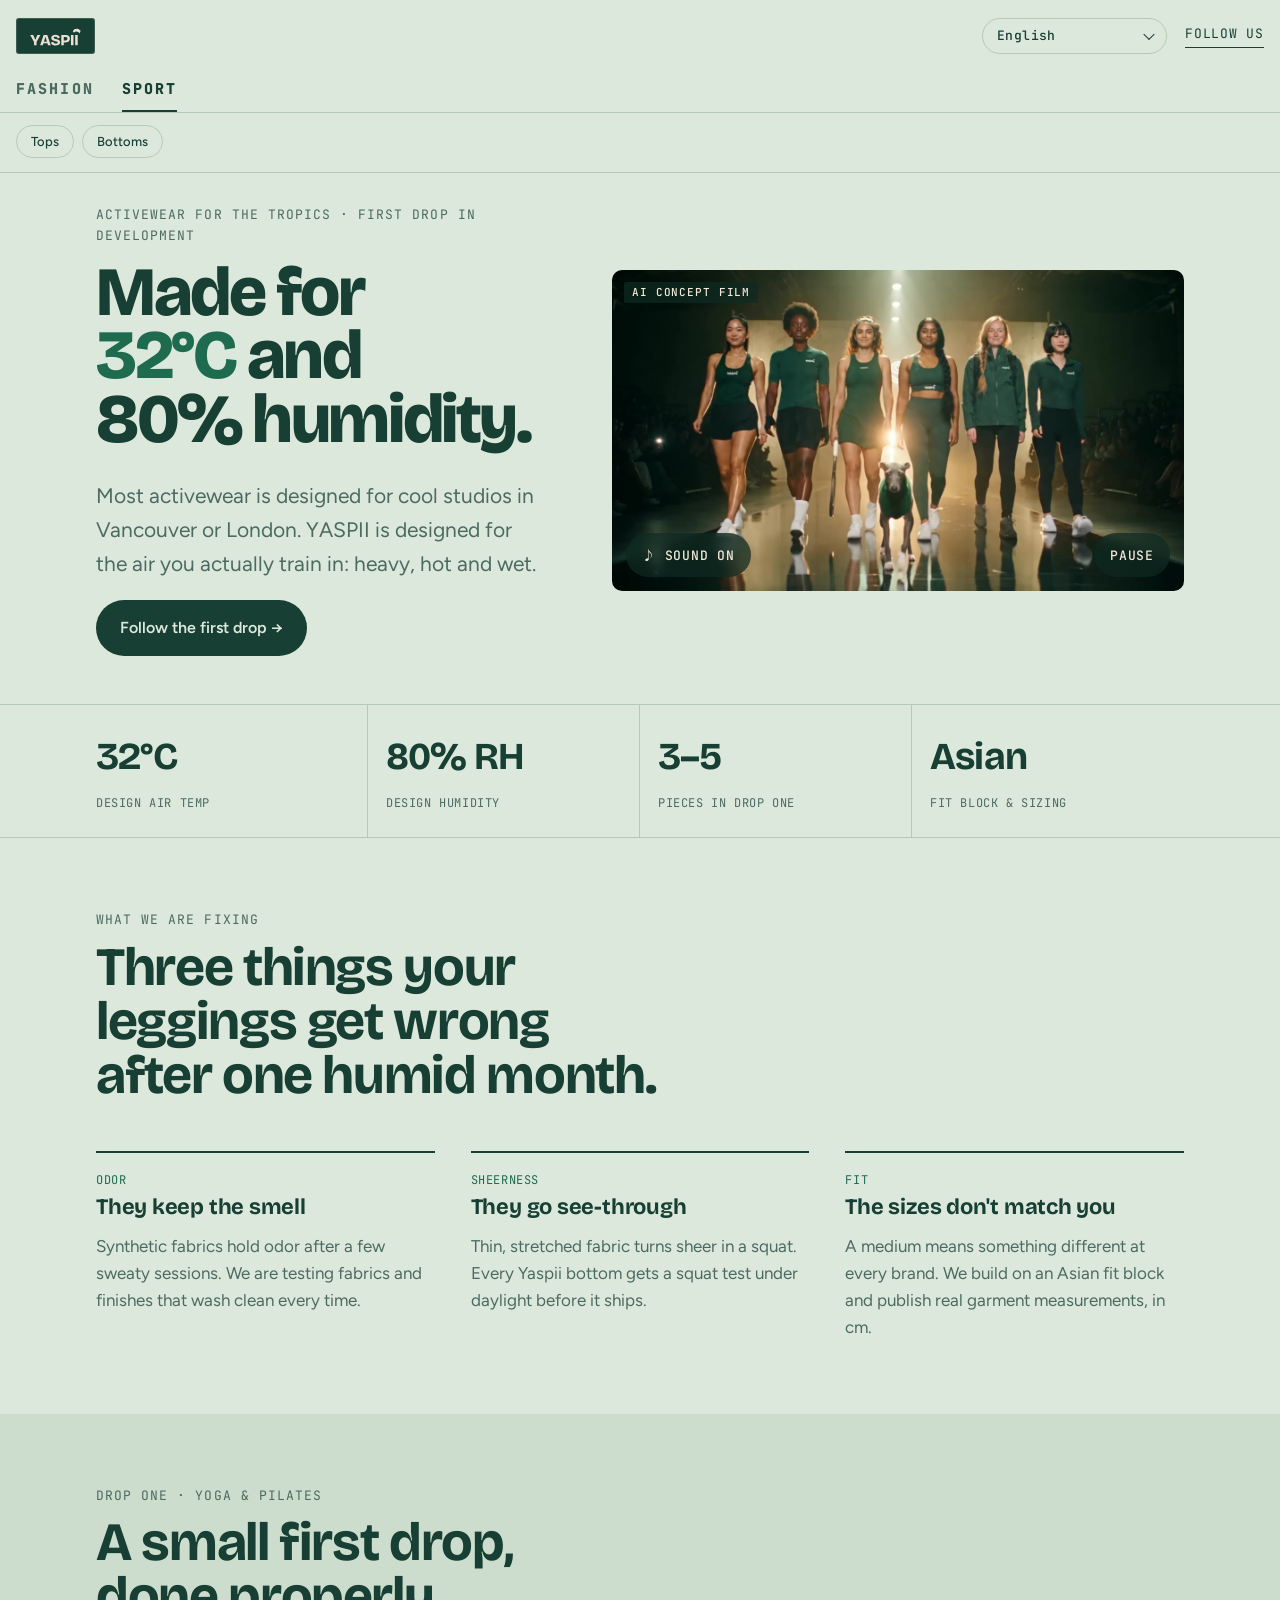
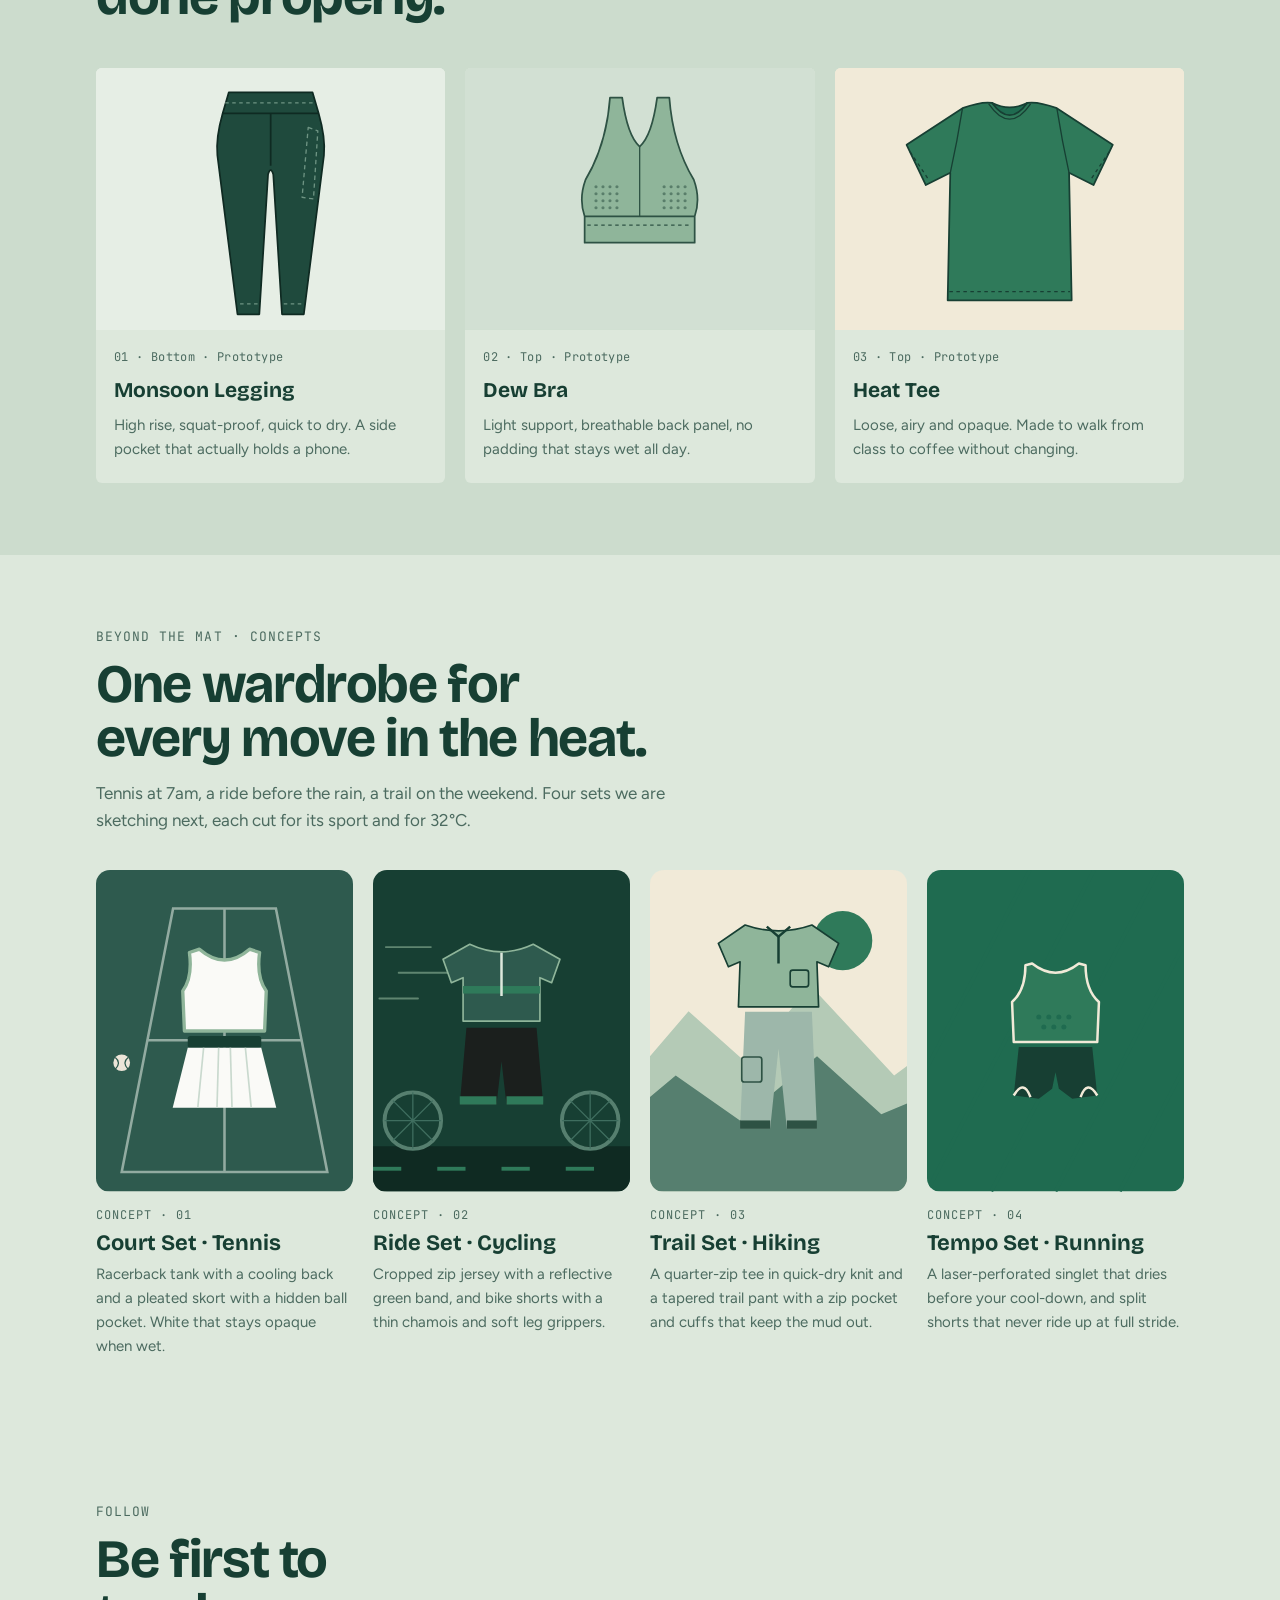
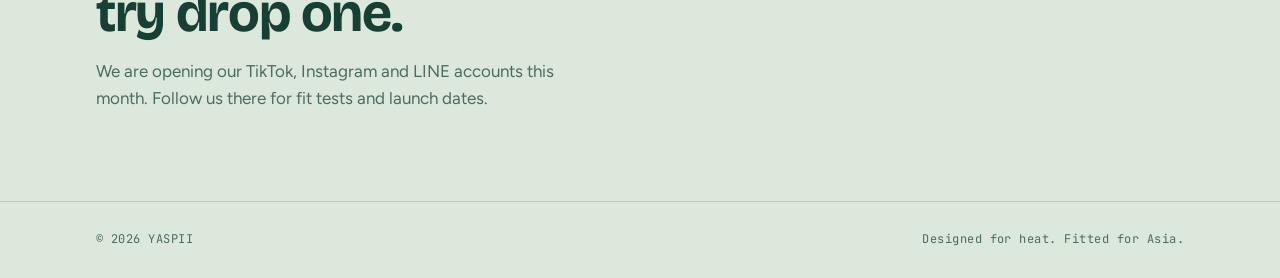
<file: sport.html>
<!doctype html>
<html lang="en" data-title-key="sp._title">
<head>
<meta charset="utf-8">
<meta name="viewport" content="width=device-width, initial-scale=1, viewport-fit=cover">
<title>YASPII Sport</title>
<link rel="icon" href="img/favicon-32.png?v=2" sizes="32x32">
<link rel="apple-touch-icon" href="img/favicon-180.png?v=2">
<meta name="description" content="Yaspii — activewear designed for heat, humidity and Asian fit. Follow us for the first drop.">
<link rel="preconnect" href="https://fonts.googleapis.com">
<link rel="preconnect" href="https://fonts.gstatic.com" crossorigin>
<link rel="stylesheet" href="https://fonts.googleapis.com/css2?family=Bricolage+Grotesque:opsz,wght@12..96,500;12..96,700;12..96,800&family=Figtree:wght@400;500;600&family=JetBrains+Mono:wght@400;500&family=Noto+Sans+SC:wght@400;600;800&family=Noto+Sans+Thai:wght@400;600;800&display=swap">
<style>
/* Layout: celadon editorial — type-led hero, a 16:9 film band, a spec strip, then quiet sections on a celadon ground */
:root{
  --bg:#DDE8DC;
  --surface:#CCDCCD;
  --ink:#173F33;
  --muted:#4C6B60;
  --line:#B4CAB6;
  --accent:#1F6B50;
  --accent-text:#1F6B50;
  --accent-ink:#173F33;
  --display:"Bricolage Grotesque","Noto Sans Thai","Noto Sans SC","Noto Sans Khmer","Noto Sans Lao","Noto Sans Myanmar",ui-sans-serif,system-ui,sans-serif;
  --body:"Figtree","Noto Sans Thai","Noto Sans SC","Noto Sans Khmer","Noto Sans Lao","Noto Sans Myanmar",ui-sans-serif,system-ui,sans-serif;
  --mono:"JetBrains Mono","Noto Sans Thai","Noto Sans SC",ui-monospace,SFMono-Regular,Menlo,monospace;
}
@media (prefers-color-scheme:dark){:root:not([data-theme="light"]){
  --bg:#0F2A22;--surface:#16352C;--ink:#E1ECE2;--muted:#9DB7AA;--line:#27463C;--accent:#8FD1A8;--accent-text:#8FD1A8;--accent-ink:#0F2A22;color-scheme:dark}}
:root[data-theme="dark"]{--bg:#0F2A22;--surface:#16352C;--ink:#E1ECE2;--muted:#9DB7AA;--line:#27463C;--accent:#8FD1A8;--accent-text:#8FD1A8;--accent-ink:#0F2A22;color-scheme:dark}

*{box-sizing:border-box}
body{margin:0;background:var(--bg);color:var(--ink);font-family:var(--body);font-size:17px;line-height:1.6;-webkit-font-smoothing:antialiased}
.wrap{max-width:1120px;margin:0 auto;padding-left:max(16px,env(safe-area-inset-left,0px));padding-right:max(16px,env(safe-area-inset-right,0px))}
a{color:inherit}
:focus-visible{outline:2px solid var(--accent);outline-offset:3px}

/* nav */
nav .wrap{display:flex;justify-content:space-between;align-items:center;padding-block:22px}
.logo{font-family:var(--display);font-weight:800;font-size:26px;letter-spacing:-.02em;text-decoration:none}
.logo{display:inline-flex;color:var(--ink)}.logo svg{height:24px;width:auto;display:block}
.navr{display:flex;align-items:center;gap:18px;flex-wrap:wrap;justify-content:flex-end}
.lang{display:flex;border:1px solid var(--line);border-radius:999px;padding:3px}
.lang button{font:500 12px/1 var(--mono);letter-spacing:.04em;color:var(--muted);background:none;border:0;border-radius:999px;padding:7px 10px;cursor:pointer}
.lang button[aria-pressed="true"]{background:var(--ink);color:var(--bg)}
:lang(th) h1,:lang(zh-CN) h1{line-height:1.12;letter-spacing:-.01em}
:lang(th) h2,:lang(zh-CN) h2{line-height:1.25;letter-spacing:0}
:lang(th) .eyebrow,:lang(th) .tag,:lang(th) label,:lang(th) .spec small,:lang(zh-CN) .eyebrow,:lang(zh-CN) .tag,:lang(zh-CN) label,:lang(zh-CN) .spec small{letter-spacing:.02em}
@media (max-width:520px){.navlink{display:none}}
.navlink{font-family:var(--mono);font-size:13px;letter-spacing:.06em;text-transform:uppercase;text-decoration:none;border-bottom:1px solid var(--ink);padding-bottom:2px}

/* hero */
.hero .wrap{padding-block:32px 48px;display:grid;gap:32px}
.hero-text{display:grid;gap:28px;align-content:center}
@media (min-width:1000px){.hero .wrap{grid-template-columns:minmax(0,.9fr) minmax(0,1.1fr);align-items:center;gap:48px}.hero h1{font-size:clamp(48px,5.4vw,80px)}.hero .hero-row{gap:20px}}
.eyebrow{font-family:var(--mono);font-size:13px;letter-spacing:.08em;text-transform:uppercase;color:var(--muted)}
h1{font-family:var(--display);font-weight:800;font-size:clamp(46px,9vw,118px);line-height:.92;letter-spacing:-.035em;margin:14px 0 0;text-wrap:balance}
h1 em{font-style:normal;color:var(--accent)}
.lede{font-size:clamp(18px,2vw,21px);max-width:34ch;color:var(--muted);margin:0}
.hero-row{display:flex;flex-wrap:wrap;gap:32px;align-items:end;justify-content:space-between}
.btn{display:inline-flex;align-items:center;gap:10px;background:var(--ink);color:var(--bg);font-family:var(--body);font-weight:600;font-size:16px;padding:15px 24px;border-radius:999px;text-decoration:none;border:0;cursor:pointer}
.btn:hover{background:var(--accent);color:var(--accent-ink)}

/* film */
.film .wrap{padding-block:0 48px}
.hero-video{display:block;width:100%;max-width:100%;aspect-ratio:16/9;object-fit:cover;border-radius:6px;background:var(--surface)}

/* spec strip */
.spec{border-block:1px solid var(--line)}
.spec .wrap{display:grid;grid-template-columns:repeat(4,1fr);padding-block:0}
.spec .wrap>div{padding:22px 18px 22px 0;border-right:1px solid var(--line)}
.spec .wrap>div:last-child{border-right:0}
.spec .wrap>div+div{padding-left:18px}
.spec b{display:block;font-family:var(--display);font-weight:700;font-size:clamp(26px,3.4vw,38px);letter-spacing:-.02em;font-variant-numeric:tabular-nums}
.spec small{font-family:var(--mono);font-size:12px;letter-spacing:.05em;text-transform:uppercase;color:var(--muted)}
@media (max-width:720px){.spec .wrap{grid-template-columns:repeat(2,1fr)}.spec .wrap>div:nth-child(2){border-right:0}.spec .wrap>div:nth-child(-n+2){border-bottom:1px solid var(--line)}.spec .wrap>div:nth-child(3){padding-left:0}}

/* sections */
section{padding-block:72px}
h2{font-family:var(--display);font-weight:700;font-size:clamp(32px,4.6vw,54px);line-height:1;letter-spacing:-.025em;margin:10px 0 0;text-wrap:balance;max-width:18ch}
.problems{display:grid;grid-template-columns:repeat(3,1fr);gap:36px;margin-top:48px}
.problems article{min-width:0;border-top:2px solid var(--ink);padding-top:18px}
.problems h3{font-family:var(--display);font-weight:700;font-size:22px;letter-spacing:-.01em;margin:0 0 8px}
.problems p{margin:0;color:var(--muted)}
.tag{font-family:var(--mono);font-size:12px;color:var(--accent-text);letter-spacing:.05em;text-transform:uppercase}
@media (max-width:820px){.problems{grid-template-columns:1fr;gap:28px}}

/* drop */
.drop{background:var(--surface)}
.pieces{display:grid;grid-template-columns:repeat(3,1fr);gap:20px;margin-top:44px}
.piece{background:var(--bg);border-radius:6px;overflow:hidden;min-width:0;display:flex;flex-direction:column}
.swatch{aspect-ratio:4/3;max-width:100%;position:relative;background:var(--sw)}
.swatch svg{position:absolute;inset:0;width:100%;height:100%}
.piece .info{padding:18px 18px 22px;display:grid;gap:6px}
.piece h3{font-family:var(--display);font-weight:700;font-size:21px;margin:0}
.piece p{margin:0;color:var(--muted);font-size:15px}
.meta{font-family:var(--mono);font-size:12px;color:var(--muted);letter-spacing:.03em}
@media (max-width:820px){.pieces{grid-template-columns:1fr}}

/* waitlist */
.join .wrap{display:grid;grid-template-columns:1.1fr 1fr;gap:48px;align-items:start}
.join p{color:var(--muted);max-width:42ch}
form{display:grid;gap:14px}
label{font-family:var(--mono);font-size:12px;letter-spacing:.06em;text-transform:uppercase;color:var(--muted)}
input,select{width:100%;font:inherit;font-size:17px;color:var(--ink);background:var(--bg);border:1px solid var(--line);border-radius:6px;padding:14px 16px}
input:focus,select:focus{outline:2px solid var(--accent);outline-offset:0;border-color:transparent}
.field{display:grid;gap:6px}
.note{font-size:14px;color:var(--muted);min-height:1.4em;margin:0}
@media (max-width:820px){.join .wrap{grid-template-columns:1fr;gap:28px}}

footer{border-top:1px solid var(--line)}
footer .wrap{display:flex;flex-wrap:wrap;gap:16px;justify-content:space-between;padding-block:28px;font-family:var(--mono);font-size:12px;color:var(--muted);letter-spacing:.04em}

@media (prefers-reduced-motion:no-preference){
  h1{animation:rise .9s cubic-bezier(.2,.7,.2,1) both}
  @keyframes rise{from{transform:translateY(18px);opacity:.15}to{transform:none;opacity:1}}
}
/* moves: 4 concept sets with animated scenes */
.mv-lede{color:var(--muted);max-width:52ch;margin:14px 0 0}
.mv-grid{display:grid;grid-template-columns:repeat(4,minmax(0,1fr));gap:20px;margin-top:36px}
@media (max-width:980px){.mv-grid{grid-template-columns:repeat(2,minmax(0,1fr))}}
@media (max-width:520px){.mv-grid{grid-template-columns:1fr}}
.mv-scene{width:100%;height:auto;display:block;border-radius:14px}
.mv-meta{font-family:var(--mono);font-size:12px;letter-spacing:.08em;text-transform:uppercase;color:var(--muted);margin-top:14px}
.mv-card h3{font-family:var(--display);font-size:22px;line-height:1.15;margin:6px 0 6px}
.mv-card p{margin:0;color:var(--muted);font-size:15px}
.mv-fit{animation:mvBob 3s ease-in-out infinite}
.mv-ball-x{animation:mvBallX 1.6s linear infinite alternate}
.mv-ball-y{animation:mvBallY .8s cubic-bezier(.3,0,.7,1) infinite alternate}
.mv-wheel{animation:mvSpin 1s linear infinite}
.mv-road{animation:mvRoad .8s linear infinite}
.mv-speed{animation:mvSpeed 1.2s ease-in-out infinite}
.mv-far{animation:mvDrift 14s ease-in-out infinite alternate}
.mv-near{animation:mvDrift 9s ease-in-out infinite alternate-reverse}
.mv-sun{animation:mvSun 6s ease-in-out infinite alternate}
.mv-lanes{animation:mvLanes .9s linear infinite}
.mv-fit,.mv-ball-x,.mv-ball-y,.mv-road,.mv-speed,.mv-far,.mv-near,.mv-sun,.mv-lanes{transform-box:view-box}
@keyframes mvBob{50%{translate:0 -8px}}
@keyframes mvBallX{to{translate:320px 0}}
@keyframes mvBallY{from{translate:0 40px}to{translate:0 -200px}}
@keyframes mvSpin{to{rotate:360deg}}
@keyframes mvRoad{to{translate:-100px 0}}
@keyframes mvSpeed{50%{translate:30px 0;opacity:.2}}
@keyframes mvDrift{to{translate:-40px 0}}
@keyframes mvSun{to{translate:0 16px}}
@keyframes mvLanes{to{translate:-100px 0}}
@media (prefers-reduced-motion:reduce){.moves svg *{animation:none!important}}
/* campaign gallery (data in campaign.js) */
.cp-head{display:flex;justify-content:space-between;align-items:end;gap:20px;flex-wrap:wrap}
.cp-lede{color:var(--muted);max-width:52ch;margin:14px 0 0}
.cp-nav{display:flex;gap:8px}
.cp-nav button{width:48px;height:48px;border-radius:50%;border:1px solid var(--ink);background:none;color:var(--ink);font-size:20px;cursor:pointer}
.cp-nav button:hover{background:var(--ink);color:var(--bg)}
.cp-track{list-style:none;margin:32px 0 0;padding:0 0 8px;display:grid;grid-auto-flow:column;grid-auto-columns:clamp(240px,27vw,340px);gap:16px;overflow-x:auto;scroll-snap-type:x mandatory;scrollbar-width:thin}
.cp-item{scroll-snap-align:start;margin:0}
.cp-open{display:block;width:100%;padding:0;border:0;background:var(--surface);border-radius:10px;overflow:hidden;cursor:zoom-in}
.cp-open img{display:block;width:100%;height:auto;aspect-ratio:9/16;object-fit:cover;transition:transform .5s ease}
.cp-open:hover img{transform:scale(1.03)}
.cp-ph{aspect-ratio:9/16;border-radius:10px;border:1.5px dashed var(--line);background:var(--surface);display:flex;flex-direction:column;justify-content:flex-end;padding:20px;gap:6px}
.cp-ph-sport{font-family:var(--display);font-weight:800;font-size:clamp(34px,4vw,48px);line-height:1;letter-spacing:-.02em;color:var(--ink);opacity:.35;text-transform:uppercase}
.cp-ph-note{font-family:var(--mono);font-size:12px;letter-spacing:.08em;text-transform:uppercase;color:var(--muted)}
.cp-cap{font-family:var(--mono);font-size:12px;letter-spacing:.06em;text-transform:uppercase;color:var(--muted);margin:10px 0 0}
.cp-film{margin-top:40px;border-radius:10px;overflow:hidden;background:var(--ink);color:var(--bg);aspect-ratio:16/9}
.cp-film:not(.has-film){aspect-ratio:21/9}
@media (max-width:640px){.cp-film:not(.has-film){aspect-ratio:16/9}}
.cp-film video{display:block;width:100%;height:100%;object-fit:cover}
.cp-film-ph{height:100%;display:flex;flex-direction:column;align-items:center;justify-content:center;gap:10px;text-align:center;padding:16px}
.cp-film-ph svg{width:64px;height:64px;color:#2F7A5A}
.cp-film-t{font-family:var(--display);font-weight:800;font-size:clamp(26px,4vw,44px);letter-spacing:-.02em}
.cp-film-s{font-family:var(--mono);font-size:12px;letter-spacing:.1em;text-transform:uppercase;opacity:.75}
.hf{position:relative;border-radius:10px;overflow:hidden;background:var(--ink)}
.hf video{border-radius:0;background:var(--ink)}
.hf-btn{position:absolute;bottom:14px;left:14px;min-height:44px;padding:10px 16px;border-radius:999px;border:0;background:rgba(15,42,34,.72);color:#F1EAD8;font:500 13px/1 var(--mono);letter-spacing:.06em;text-transform:uppercase;cursor:pointer;backdrop-filter:blur(6px)}
.hf-btn:hover{background:#F1EAD8;color:#173F33}
.hf-play{left:auto;right:14px}
@media (min-width:900px){.cp-track{grid-auto-flow:row;grid-template-columns:repeat(5,minmax(0,1fr));grid-auto-columns:auto;overflow:visible}.cp-nav{display:none}}
.cp-dialog{border:0;padding:0;background:transparent;max-width:min(92vw,560px);max-height:92vh}
.cp-dialog::backdrop{background:rgba(10,24,19,.86)}
.cp-dialog img{display:block;max-width:100%;max-height:88vh;width:auto;height:auto;border-radius:8px;margin:0 auto}
.cp-close{position:fixed;top:16px;right:16px;width:48px;height:48px;border-radius:50%;border:0;background:#F1EAD8;color:#173F33;font-size:22px;cursor:pointer}
@media (prefers-reduced-motion:reduce){.cp-open img{transition:none}.cp-open:hover img{transform:none}}
.hf{position:relative}.ai-note{position:absolute;left:12px;top:12px;z-index:2;font:500 11px/1 var(--mono);letter-spacing:.08em;text-transform:uppercase;color:#F1EAD8;background:rgba(15,42,34,.72);padding:5px 8px;border-radius:2px}
.ai-line{margin-top:14px;font:500 12px/1.4 var(--mono);color:var(--muted)}
header.yh a.logo{color:#E9E0D3;background:#173F33;padding:9px 14px 8px;border-radius:3px;box-shadow:inset 0 0 0 1px rgba(233,224,211,.18)}
header.yh a.logo svg{height:19px}
</style>
<link rel="stylesheet" href="nav.css?v=20261114">
</head>
<body>

<header class="yh">
  <div class="wrap yh-top">
    <a class="logo" href="index.html" aria-label="YASPII home"><svg aria-hidden="true" focusable="false" xmlns="http://www.w3.org/2000/svg" viewBox="-10 -1177 3289 1227"><g fill="currentColor"><g transform="scale(1 -1)"><path transform="translate(0.0 0)" d="M251 0V203L4 660H198L329 347H335L466 660H658L413 205V0Z"/><path transform="translate(632.0 0)" d="M14 0 238 660H474L698 0H522L485 124H227L190 0ZM453 232 364 534H348L259 232Z"/><path transform="translate(1314.0 0)" d="M331 -14Q267 -14 215.0 -2.0Q163 10 125.0 34.5Q87 59 65.0 97.0Q43 135 39 185L180 232Q183 190 204.0 162.0Q225 134 260.5 120.5Q296 107 340 107Q382 107 410.5 117.5Q439 128 453.5 144.5Q468 161 468 180Q468 202 449.0 216.5Q430 231 397.0 241.5Q364 252 320 262Q270 274 222.0 288.0Q174 302 135.0 324.5Q96 347 73.5 382.5Q51 418 51 472Q51 533 82.0 578.0Q113 623 173.0 648.5Q233 674 321 674Q408 674 469.0 649.0Q530 624 563.0 579.5Q596 535 599 476L455 435Q455 464 445.5 486.0Q436 508 419.0 522.5Q402 537 377.0 544.5Q352 552 320 552Q282 552 255.5 543.0Q229 534 216.0 519.5Q203 505 203 486Q203 462 223.5 446.5Q244 431 279.5 420.5Q315 410 358 400Q401 391 447.0 377.5Q493 364 533.0 342.0Q573 320 597.5 282.5Q622 245 622 188Q622 127 589.5 81.5Q557 36 492.0 11.0Q427 -14 331 -14Z"/><path transform="translate(1942.0 0)" d="M69 0V660H345Q409 660 460.5 645.0Q512 630 549.0 600.5Q586 571 605.5 525.5Q625 480 625 419Q625 341 589.5 288.0Q554 235 484.5 208.0Q415 181 311 181H230V0ZM230 537V305H334Q399 305 431.0 332.0Q463 359 463 423Q463 479 433.5 508.0Q404 537 340 537Z"/><path transform="translate(2566.0 0)" d="M69 0V660H233V0Z"/><path transform="translate(2839.0 0)" d="M69 0V660H233V0Z"/></g><g transform="translate(3014.6 -764.0) scale(9.0786) translate(-89 -68)"><path d="M116 50 C100 28 68 32 62 52 C60 61 69 63 76 58 C86 51 100 56 109 68 Z"/></g></g></svg></a>
    <div class="yh-r">
      <label class="yh-lang"><span class="sr" data-i18n="nav.lang">Language</span><select data-lang-select><option value="en" lang="en" selected>English</option><option value="th" lang="th">ไทย</option><option value="zh" lang="zh-CN">中文</option><option value="vi" lang="vi">Tiếng Việt</option><option value="id" lang="id">Bahasa Indonesia</option><option value="ms" lang="ms">Bahasa Melayu</option><option value="fil" lang="fil">Filipino</option><option value="km" lang="km">ខ្មែរ</option><option value="lo" lang="lo">ລາວ</option><option value="my" lang="my">မြန်မာ</option></select></label>
      <a class="yh-join" href="#join" data-i18n="sp.follow_short">Follow us</a>
    </div>
  </div>
  <nav class="wrap yh-lines" aria-label="Collections" data-i18n-aria="nav.lines"><a href="index.html" data-i18n="nav.fashion">FASHION</a><a href="sport.html" aria-current="page" data-i18n="nav.sport">SPORT</a></nav>
  <nav class="wrap yh-cats" aria-label="Shop by category" data-i18n-aria="nav.shop"><a href="#drop" data-i18n="cat.tops">Tops</a><a href="#drop" data-i18n="cat.bottoms">Bottoms</a></nav>
</header>

<header class="hero" id="top"><div class="wrap">
  <div class="hero-text">
  <div>
    <div class="eyebrow" data-i18n="hero.eyebrow">Activewear for the tropics · First drop in development</div>
    <h1 data-i18n-html="hero.h1">Made for <em>32°C</em> and 80% humidity.</h1>
  </div>
  <div class="hero-row">
    <p class="lede" data-i18n="hero.lede">Most activewear is designed for cool studios in Vancouver or London. YASPII is designed for the air you actually train in: heavy, hot and wet.</p>
    <a class="btn" href="#join" data-i18n="sp.cta">Follow the first drop →</a>
  </div>
  </div>
  <div class="hf">
    <video class="hero-video" id="hero-film" autoplay muted loop playsinline preload="metadata" poster="img/film-poster.jpg" aria-label="Yaspii brand film">
      <source src="img/yaspii-film.mp4" type="video/mp4">
    </video>
    <span class="ai-note" data-i18n="sp.ai">AI concept film</span>
    <button type="button" class="hf-btn" id="hf-sound" aria-pressed="false"><span aria-hidden="true">♪</span> <span id="hf-sound-t">Sound on</span></button>
    <button type="button" class="hf-btn hf-play" id="hf-play" aria-pressed="true"><span id="hf-play-t">Pause</span></button>
  </div>
</div></header>


<div class="spec" aria-label="Design targets"><div class="wrap">
  <div><b>32°C</b><small data-i18n="spec.temp">Design air temp</small></div>
  <div><b>80% RH</b><small data-i18n="spec.rh">Design humidity</small></div>
  <div><b>3–5</b><small data-i18n="spec.pieces">Pieces in drop one</small></div>
  <div><b data-i18n="spec.fitv">Asian</b><small data-i18n="spec.fit">Fit block & sizing</small></div>
</div></div>

<section><div class="wrap">
  <div class="eyebrow" data-i18n="fix.eyebrow">What we are fixing</div>
  <h2 data-i18n="fix.h2">Three things your leggings get wrong after one humid month.</h2>
  <div class="problems">
    <article><div class="tag" data-i18n="fix.odor.tag">Odor</div><h3 data-i18n="fix.odor.h3">They keep the smell</h3><p data-i18n="fix.odor.p">Synthetic fabrics hold odor after a few sweaty sessions. We are testing fabrics and finishes that wash clean every time.</p></article>
    <article><div class="tag" data-i18n="fix.sheer.tag">Sheerness</div><h3 data-i18n="fix.sheer.h3">They go see-through</h3><p data-i18n="fix.sheer.p">Thin, stretched fabric turns sheer in a squat. Every Yaspii bottom gets a squat test under daylight before it ships.</p></article>
    <article><div class="tag" data-i18n="fix.fit.tag">Fit</div><h3 data-i18n="fix.fit.h3">The sizes don't match you</h3><p data-i18n="fix.fit.p">A medium means something different at every brand. We build on an Asian fit block and publish real garment measurements, in cm.</p></article>
  </div>
</div></section>

<section class="drop" id="drop"><div class="wrap">
  <div class="eyebrow" data-i18n="drop.eyebrow">Drop one · Yoga & Pilates</div>
  <h2 data-i18n="drop.h2">A small first drop, done properly.</h2>
  <div class="pieces">
    <article class="piece">
      <div class="swatch" style="--sw:#E6EEE5" aria-hidden="true"><svg viewBox="0 0 400 300" preserveAspectRatio="xMidYMid meet"><rect width="400" height="300" fill="#E6EEE5"/><g stroke="#0F2A22" stroke-width="2" stroke-linejoin="round" fill="none"><path d="M152 28H248L255 52Q263 80 261 100L238 282H213L203 122Q200 112 197 122L187 282H162L139 100Q137 80 145 52Z" fill="#1F4A3D"/><path d="M145 52H255"/><path d="M148 40H252" stroke="#6E9483" stroke-dasharray="4 4" stroke-width="1.5"/><path d="M200 52V112"/><path d="M243 68L254 72L249 150L236 148Z" stroke="#6E9483" stroke-dasharray="5 4" stroke-width="1.5"/><path d="M165 270H185M215 270H236" stroke="#6E9483" stroke-dasharray="4 4" stroke-width="1.5"/></g></svg></div>
      <div class="info"><div class="meta" data-i18n="p1.meta">01 · Bottom · Prototype</div><h3>Monsoon Legging</h3><p data-i18n="p1.p">High rise, squat-proof, quick to dry. A side pocket that actually holds a phone.</p></div>
    </article>
    <article class="piece">
      <div class="swatch" style="--sw:#D2E0D3" aria-hidden="true"><svg viewBox="0 0 400 300" preserveAspectRatio="xMidYMid meet"><rect width="400" height="300" fill="#D2E0D3"/><g stroke="#2E5244" stroke-width="2" stroke-linejoin="round" fill="none"><path d="M166 34H180Q186 78 200 90Q214 78 220 34H234Q238 88 262 128Q270 150 263 170V200H137V170Q130 150 138 128Q162 88 166 34Z" fill="#8FB59A"/><path d="M137 170H263"/><path d="M140 180H260" stroke="#2E5244" stroke-dasharray="4 4" stroke-width="1.5"/><path d="M200 90V170" stroke-width="1.5"/></g><g fill="#2E5244" opacity=".55"><circle cx="150" cy="136" r="1.8"/><circle cx="158" cy="136" r="1.8"/><circle cx="166" cy="136" r="1.8"/><circle cx="174" cy="136" r="1.8"/><circle cx="228" cy="136" r="1.8"/><circle cx="236" cy="136" r="1.8"/><circle cx="244" cy="136" r="1.8"/><circle cx="252" cy="136" r="1.8"/><circle cx="150" cy="144" r="1.8"/><circle cx="158" cy="144" r="1.8"/><circle cx="166" cy="144" r="1.8"/><circle cx="174" cy="144" r="1.8"/><circle cx="228" cy="144" r="1.8"/><circle cx="236" cy="144" r="1.8"/><circle cx="244" cy="144" r="1.8"/><circle cx="252" cy="144" r="1.8"/><circle cx="150" cy="152" r="1.8"/><circle cx="158" cy="152" r="1.8"/><circle cx="166" cy="152" r="1.8"/><circle cx="174" cy="152" r="1.8"/><circle cx="228" cy="152" r="1.8"/><circle cx="236" cy="152" r="1.8"/><circle cx="244" cy="152" r="1.8"/><circle cx="252" cy="152" r="1.8"/><circle cx="150" cy="160" r="1.8"/><circle cx="158" cy="160" r="1.8"/><circle cx="166" cy="160" r="1.8"/><circle cx="174" cy="160" r="1.8"/><circle cx="228" cy="160" r="1.8"/><circle cx="236" cy="160" r="1.8"/><circle cx="244" cy="160" r="1.8"/><circle cx="252" cy="160" r="1.8"/></g></svg></div>
      <div class="info"><div class="meta" data-i18n="p2.meta">02 · Top · Prototype</div><h3>Dew Bra</h3><p data-i18n="p2.p">Light support, breathable back panel, no padding that stays wet all day.</p></div>
    </article>
    <article class="piece">
      <div class="swatch" style="--sw:#F1EAD8" aria-hidden="true"><svg viewBox="0 0 400 300" preserveAspectRatio="xMidYMid meet"><rect width="400" height="300" fill="#F1EAD8"/><g stroke="#173F33" stroke-width="2" stroke-linejoin="round" fill="none"><path d="M146 46Q168 38 180 40Q200 62 220 40Q232 38 254 46L318 88L296 134L268 120L271 266H129L132 120L104 134L82 88Z" fill="#2F7A5A"/><path d="M180 40Q200 50 220 40Q200 68 180 40Z" fill="#1F6B50"/><path d="M176 41Q200 76 224 41" stroke-width="1.5"/><path d="M146 46Q140 84 132 120M254 46Q260 84 268 120" stroke-width="1.5"/><path d="M131 256H269" stroke-dasharray="4 4" stroke-width="1.5"/><path d="M106 126L86 96M294 126L314 96" stroke-dasharray="4 4" stroke-width="1.5"/></g></svg></div>
      <div class="info"><div class="meta" data-i18n="p3.meta">03 · Top · Prototype</div><h3>Heat Tee</h3><p data-i18n="p3.p">Loose, airy and opaque. Made to walk from class to coffee without changing.</p></div>
    </article>
  </div>
</div></section>

<section class="moves" id="moves"><div class="wrap">
<div class="eyebrow" data-i18n="mv.eyebrow">Beyond the mat · Concepts</div>
<h2 data-i18n="mv.h2">One wardrobe for every move in the heat.</h2>
<p class="mv-lede" data-i18n="mv.p">Tennis at 7am, a ride before the rain, a trail on the weekend. Four sets we are sketching next, each cut for its sport and for 32°C.</p>
<div class="mv-grid">

<article class="mv-card">
<svg class="mv-scene" viewBox="0 0 400 500" aria-hidden="true">
<rect width="400" height="500" fill="#2E5A4E"/>
<g stroke="#E6EEE5" stroke-width="4" fill="none" opacity=".55"><path d="M40 470 L120 60 L280 60 L360 470 Z"/><path d="M80 265 L320 265"/><path d="M200 60 L200 470"/></g>
<g class="mv-ball-x"><g class="mv-ball-y"><circle cx="40" cy="300" r="13" fill="#ECE5D8"/><path d="M30 292 Q40 300 30 310 M50 292 Q40 300 50 310" stroke="#2E5A4E" stroke-width="2" fill="none"/></g></g>
<g class="mv-fit" transform="translate(70 105) scale(1.3)">
<path d="M70 14 Q100 40 130 14 L142 18 Q138 48 150 64 L148 112 L52 112 L50 64 Q62 48 58 18 Z" fill="#FAFAF7" stroke="#8FB59A" stroke-width="4" stroke-linejoin="round"/>
<rect x="56" y="118" width="88" height="14" rx="3" fill="#173F33"/>
<path d="M56 132 L144 132 L162 204 L38 204 Z" fill="#FAFAF7"/>
<g stroke="#C9D9CE" stroke-width="2"><path d="M75 132 L68 204"/><path d="M93 132 L91 204"/><path d="M107 132 L109 204"/><path d="M125 132 L132 204"/></g>
</g>
</svg>
<div class="mv-meta"><span data-i18n="mv.c">Concept</span> · 01</div>
<h3 data-i18n="mv1.h">Court Set · Tennis</h3>
<p data-i18n="mv1.p">Racerback tank with a cooling back and a pleated skort with a hidden ball pocket. White that stays opaque when wet.</p>
</article>

<article class="mv-card">
<svg class="mv-scene" viewBox="0 0 400 500" aria-hidden="true">
<rect width="400" height="500" fill="#173F33"/>
<rect y="430" width="400" height="70" fill="#0F2A22"/>
<g class="mv-road"><rect x="0" y="462" width="44" height="6" fill="#2F7A5A"/><rect x="100" y="462" width="44" height="6" fill="#2F7A5A"/><rect x="200" y="462" width="44" height="6" fill="#2F7A5A"/><rect x="300" y="462" width="44" height="6" fill="#2F7A5A"/><rect x="400" y="462" width="44" height="6" fill="#2F7A5A"/></g>
<g class="mv-wheel" style="transform-origin:62px 390px"><circle cx="62" cy="390" r="44" fill="none" stroke="#567F6F" stroke-width="6"/><path d="M62 346 L62 434 M18 390 L106 390 M31 359 L93 421 M93 359 L31 421" stroke="#3F6E5F" stroke-width="2"/></g>
<g class="mv-wheel" style="transform-origin:338px 390px"><circle cx="338" cy="390" r="44" fill="none" stroke="#567F6F" stroke-width="6"/><path d="M338 346 L338 434 M294 390 L382 390 M307 359 L369 421 M369 359 L307 421" stroke="#3F6E5F" stroke-width="2"/></g>
<g stroke="#8FB59A" stroke-width="3" stroke-linecap="round" opacity=".6" class="mv-speed"><path d="M20 120 L90 120"/><path d="M40 160 L120 160"/><path d="M10 200 L70 200"/></g>
<g class="mv-fit" transform="translate(70 100) scale(1.3)">
<path d="M62 12 Q100 30 138 12 L170 30 L160 58 L146 52 L146 104 L54 104 L54 52 L40 58 L30 30 Z" fill="#2E5A4E" stroke="#8FB59A" stroke-width="2" stroke-linejoin="round"/>
<rect x="54" y="62" width="92" height="9" fill="#2F7A5A"/>
<path d="M100 22 L100 74" stroke="#DDE8DC" stroke-width="3"/>
<path d="M58 112 L142 112 L150 204 L106 204 L100 152 L94 204 L50 204 Z" fill="#1B1F1D"/>
<rect x="50" y="194" width="44" height="10" fill="#2F7A5A"/><rect x="106" y="194" width="44" height="10" fill="#2F7A5A"/>
</g>
</svg>
<div class="mv-meta"><span data-i18n="mv.c">Concept</span> · 02</div>
<h3 data-i18n="mv2.h">Ride Set · Cycling</h3>
<p data-i18n="mv2.p">Cropped zip jersey with a reflective green band, and bike shorts with a thin chamois and soft leg grippers.</p>
</article>

<article class="mv-card">
<svg class="mv-scene" viewBox="0 0 400 500" aria-hidden="true">
<rect width="400" height="500" fill="#F1EAD8"/>
<circle class="mv-sun" cx="300" cy="110" r="46" fill="#2F7A5A"/>
<g class="mv-far"><path d="M-60 360 L60 220 L150 300 L250 180 L380 320 L460 260 L460 500 L-60 500 Z" fill="#B4CAB6"/></g>
<g class="mv-near"><path d="M-80 420 L40 320 L140 390 L260 290 L360 380 L480 330 L480 500 L-80 500 Z" fill="#567F6F"/></g>
<g class="mv-fit" transform="translate(70 70) scale(1.3)">
<path d="M60 12 Q100 26 140 12 L172 34 L160 62 L146 56 L148 110 L52 110 L54 56 L40 62 L28 34 Z" fill="#8FB59A" stroke="#173F33" stroke-width="2" stroke-linejoin="round"/>
<path d="M86 14 L100 26 L114 14" fill="none" stroke="#173F33" stroke-width="3"/><path d="M100 26 L100 58" stroke="#173F33" stroke-width="3"/>
<rect x="114" y="66" width="22" height="20" rx="3" fill="none" stroke="#173F33" stroke-width="2"/>
<path d="M60 116 L140 116 L146 256 L110 256 L100 160 L90 256 L54 256 Z" fill="#9DB7AA"/>
<rect x="56" y="170" width="24" height="30" rx="3" fill="none" stroke="#2E5244" stroke-width="2"/>
<rect x="54" y="246" width="36" height="10" fill="#2E5244"/><rect x="110" y="246" width="36" height="10" fill="#2E5244"/>
</g>
</svg>
<div class="mv-meta"><span data-i18n="mv.c">Concept</span> · 03</div>
<h3 data-i18n="mv3.h">Trail Set · Hiking</h3>
<p data-i18n="mv3.p">A quarter-zip tee in quick-dry knit and a tapered trail pant with a zip pocket and cuffs that keep the mud out.</p>
</article>

<article class="mv-card">
<svg class="mv-scene" viewBox="0 0 400 500" aria-hidden="true">
<rect width="400" height="500" fill="#1F6B50"/>
<g class="mv-lanes" stroke="#1F6B50" stroke-width="6"><path d="M-100 500 L160 0"/><path d="M0 500 L260 0"/><path d="M100 500 L360 0"/><path d="M200 500 L460 0"/><path d="M300 500 L560 0"/><path d="M400 500 L660 0"/></g>
<g class="mv-fit" transform="translate(70 130) scale(1.3)">
<path d="M72 12 Q100 34 128 12 L136 14 Q136 44 152 58 L150 106 L50 106 L48 58 Q64 44 64 14 Z" fill="#2F7A5A" stroke="#F1EAD8" stroke-width="3" stroke-linejoin="round"/>
<g fill="#1F6B50"><circle cx="80" cy="76" r="3"/><circle cx="92" cy="76" r="3"/><circle cx="104" cy="76" r="3"/><circle cx="116" cy="76" r="3"/><circle cx="86" cy="88" r="3"/><circle cx="98" cy="88" r="3"/><circle cx="110" cy="88" r="3"/></g>
<path d="M56 112 L144 112 L150 170 L120 174 L104 162 L100 142 L96 162 L80 174 L50 170 Z" fill="#173F33"/>
<path d="M50 170 Q62 150 70 172 M150 170 Q138 150 130 172" stroke="#F1EAD8" stroke-width="3" fill="none"/>
</g>
</svg>
<div class="mv-meta"><span data-i18n="mv.c">Concept</span> · 04</div>
<h3 data-i18n="mv4.h">Tempo Set · Running</h3>
<p data-i18n="mv4.p">A laser-perforated singlet that dries before your cool-down, and split shorts that never ride up at full stride.</p>
</article>

</div></div></section>
<section class="join" id="join"><div class="wrap">
  <div>
    <div class="eyebrow" data-i18n="sp.j_eyebrow">Follow</div>
    <h2 data-i18n="join.h2">Be first to try drop one.</h2>
    <p data-i18n="sp.j_p">We are opening our TikTok, Instagram and LINE accounts this month. Follow us there for fit tests and launch dates.</p>
  </div>
</div></section>

<footer><div class="wrap">
  <span>© 2026 YASPII</span>
  <span data-i18n="footer.tag">Designed for heat. Fitted for Asia.</span>
</div></footer>

<script>window.YI=window.YI||{};YI.en=Object.assign(YI.en||{},{"sp._title":"YASPII Sport"});</script>
<script src="i18n.js?v=20261114d"></script>
<script>
(function(){
  var v=document.getElementById("hero-film"); if(!v) return;
  var snd=document.getElementById("hf-sound"), pl=document.getElementById("hf-play");
  function t(){var Y=window.YT||function(k){return k};return {on:Y("hf.on"),off:Y("hf.off"),pause:Y("hf.pause"),play:Y("hf.play")}}
  function sync(){document.getElementById("hf-sound-t").textContent=v.muted?t().on:t().off;snd.setAttribute("aria-pressed",String(!v.muted));
    document.getElementById("hf-play-t").textContent=v.paused?t().play:t().pause;pl.setAttribute("aria-pressed",String(!v.paused));}
  snd.addEventListener("click",function(){v.muted=!v.muted;if(!v.muted){v.currentTime=0;v.play();}sync();});
  pl.addEventListener("click",function(){if(v.paused)v.play();else v.pause();sync();});
  v.addEventListener("play",sync);v.addEventListener("pause",sync);
  document.addEventListener("yaspii:lang",sync);
  var still=false;try{still=matchMedia("(prefers-reduced-motion: reduce)").matches}catch(e){}
  if(!still&&"IntersectionObserver" in window){new IntersectionObserver(function(e){if(e[0].isIntersecting){if(v.muted)v.play().catch(function(){});}else if(v.muted){v.pause();}},{threshold:.35}).observe(v);}
  sync();
})();
</script>


</body>
</html>
</file>
<file: nav.css>
/* Shared Yaspii header: line switch + category row. Colours come from each page's own tokens. */
.yh{border-bottom:1px solid var(--line);background:var(--bg);position:relative;z-index:5}
.yh .wrap{max-width:1280px}
.yh-top{display:flex;align-items:center;justify-content:space-between;gap:16px;padding-block:18px 10px}
.yh .logo{display:inline-flex;color:var(--ink);text-decoration:none}.yh .logo svg{height:24px;width:auto;display:block}
.yh-r{display:flex;align-items:center;gap:18px}
.yh-lang{position:relative;display:inline-flex;align-items:center}
.yh-lang select{appearance:none;-webkit-appearance:none;font:500 13px/1.2 var(--mono);letter-spacing:.03em;color:var(--ink);background:transparent;border:1px solid var(--line);border-radius:999px;padding:9px 34px 9px 14px;cursor:pointer;width:auto;max-width:46vw}
.yh-lang::after{content:"";position:absolute;right:14px;top:50%;width:7px;height:7px;border-right:1.5px solid var(--ink);border-bottom:1.5px solid var(--ink);transform:translateY(-70%) rotate(45deg);pointer-events:none}
.yh-lang select:focus-visible{outline:2px solid var(--accent);outline-offset:2px}
.yh-lang option{color:#111;background:#fff}
.yh-join{font-family:var(--mono);font-size:13px;letter-spacing:.06em;text-transform:uppercase;text-decoration:none;color:var(--ink);border-bottom:1px solid var(--ink);padding-bottom:2px;white-space:nowrap}
@media (max-width:560px){.yh-join{display:none}}
.yh-lines{display:flex;gap:28px;padding-block:6px 0;overflow-x:auto;scrollbar-width:none}
.yh-lines::-webkit-scrollbar,.yh-cats::-webkit-scrollbar{display:none}
.yh-lines a{font:800 15px/1 var(--mono);letter-spacing:.14em;text-decoration:none;color:var(--muted);padding:12px 0 13px;border-bottom:2px solid transparent;white-space:nowrap}
.yh-lines a:hover{color:var(--ink)}
.yh-lines a[aria-current="page"]{color:var(--ink);border-bottom-color:var(--ink)}
.yh-cats{display:flex;gap:8px;padding-block:12px 14px;overflow-x:auto;scrollbar-width:none;border-top:1px solid var(--line)}
.yh-cats a,.yh-cats span.c{flex:none;display:inline-flex;align-items:center;gap:7px;font:500 13px/1 var(--body);color:var(--ink);text-decoration:none;border:1px solid var(--line);border-radius:999px;padding:9px 14px;white-space:nowrap}
.yh-cats a:hover{border-color:var(--ink)}
.yh-cats span.c{color:var(--muted)}
.yh-cats small{font:500 10px/1 var(--mono);letter-spacing:.06em;text-transform:uppercase;opacity:.75}
.sr{position:absolute;width:1px;height:1px;overflow:hidden;clip:rect(0 0 0 0);white-space:nowrap}
/* scripts with tall glyphs */
:lang(km) h1,:lang(lo) h1,:lang(my) h1,:lang(th) h1{line-height:1.25!important;letter-spacing:0!important}
:lang(km) h2,:lang(lo) h2,:lang(my) h2,:lang(th) h2{line-height:1.35!important;letter-spacing:0!important}
:lang(km) body,:lang(lo) body,:lang(my) body{line-height:1.8}
:lang(km) .eyebrow,:lang(lo) .eyebrow,:lang(my) .eyebrow,:lang(km) label,:lang(lo) label,:lang(my) label{letter-spacing:.01em;text-transform:none}
:lang(vi) body{--display:"Be Vietnam Pro",ui-sans-serif,system-ui,sans-serif;--body:"Be Vietnam Pro",ui-sans-serif,system-ui,sans-serif}
</file>
